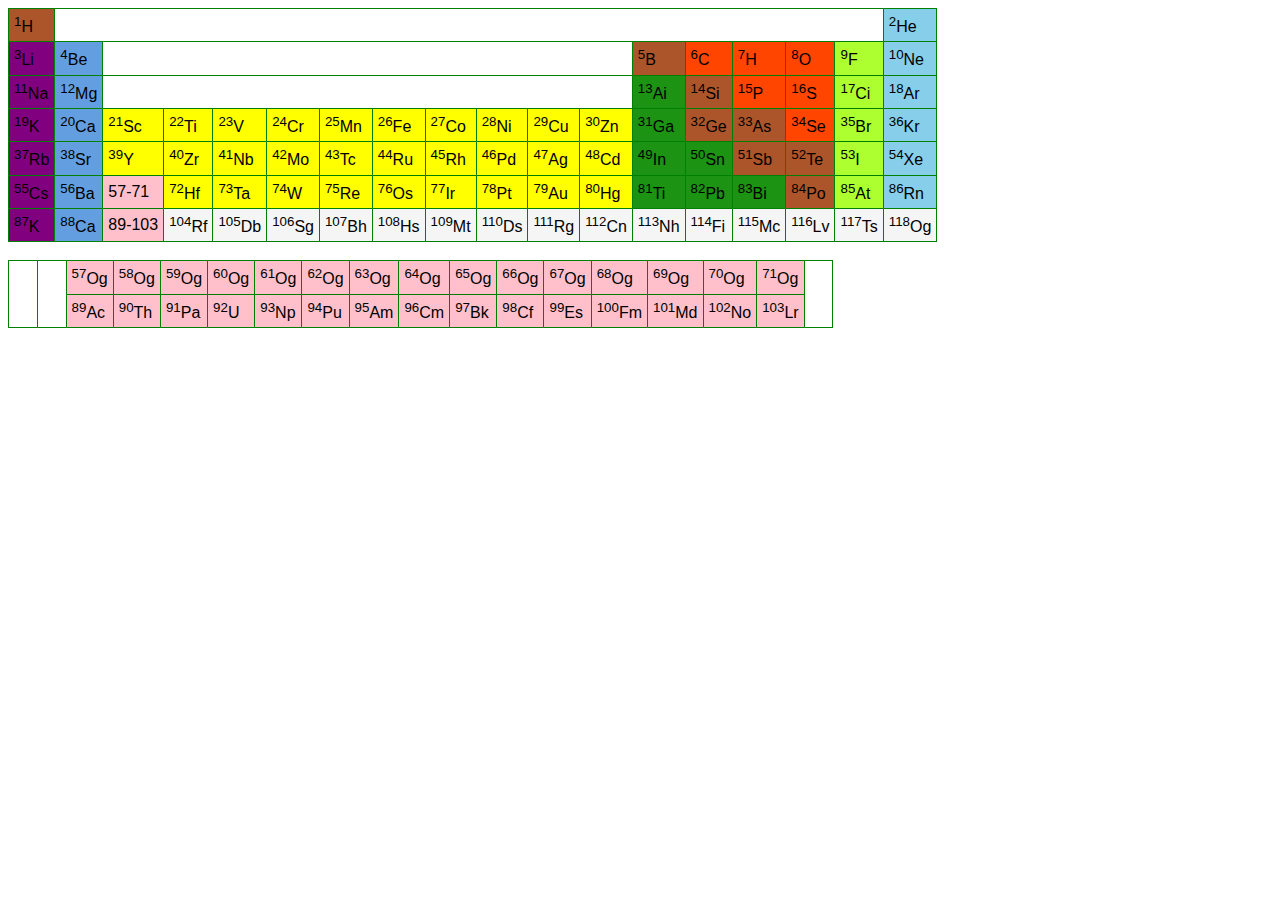
<file: HTML-CSS Assignment/ch_10/index.html>
<!DOCTYPE html>
<html lang="en">
<head>
    <meta charset="UTF-8">
    <meta name="viewport" content="width=device-width, initial-scale=1.0">
    <link rel="stylesheet" href="main.css">
    <title>Css Assignment</title>
</head>
<body>
    
    <table>
        <tr>
            <td class="brown"><sup>1</sup>H</td>
            <td colspan="16"></td>
            <td class="blue"><sup>2</sup>He</td>
        </tr>
        <tr>
            <td class="purple"><sup>3</sup>Li</td>
            <td class="lightblue"><sup>4</sup>Be</td>
            <td colspan="10"></td>
            <td class="brown"><sup>5</sup>B</td>
            <td class="orange"><sup>6</sup>C</td>
            <td class="orange"><sup>7</sup>H</td>
            <td class="orange"><sup>8</sup>O</td>
            <td class="green"><sup>9</sup>F</td>
            <td class="blue"><sup>10</sup>Ne</td>


        </tr>

        <tr>
            <td class="purple"><sup>11</sup>Na</td>
            <td  class="lightblue"><sup>12</sup>Mg</td>
            <td colspan="10"></td>
            <td class="green1"><sup>13</sup>Ai</td>
            <td class="brown"><sup>14</sup>Si</td>
            <td class="orange"><sup>15</sup>P</td>
            <td class="orange"><sup>16</sup>S</td>
            <td class="green"><sup>17</sup>Ci</td>
            <td class="blue"><sup>18</sup>Ar</td>
        </tr>

        <tr>
            <td class="purple"><sup>19</sup>K</td>
            <td class="lightblue"><sup>20</sup>Ca</td>
            <td class="yellow"><sup>21</sup>Sc</td>
            <td class="yellow"><sup>22</sup>Ti</td>
            <td class="yellow"><sup>23</sup>V</td>
            <td class="yellow"><sup>24</sup>Cr</td>
            <td class="yellow"><sup>25</sup>Mn</td>
            <td class="yellow"><sup>26</sup>Fe</td>
            <td class="yellow"><sup>27</sup>Co</td>
            <td class="yellow"><sup>28</sup>Ni</td>
            <td class="yellow"><sup>29</sup>Cu</td>
            <td class="yellow"><sup>30</sup>Zn</td>
            <td class="green1"><sup>31</sup>Ga</td>
            <td class="brown"><sup>32</sup>Ge</td>
            <td class="brown"><sup>33</sup>As</td>
            <td class="orange"><sup>34</sup>Se</td>
            <td class="green"><sup>35</sup>Br</td>
            <td class="blue"><sup>36</sup>Kr</td>
        </tr>
        
        <tr>
            <td class="purple"><sup>37</sup>Rb</td>
            <td class="lightblue"><sup>38</sup>Sr</td>
            <td class="yellow"><sup>39</sup>Y</td>
            <td class="yellow"><sup>40</sup>Zr</td>
            <td class="yellow"><sup>41</sup>Nb</td>
            <td class="yellow"><sup>42</sup>Mo</td>
            <td class="yellow"><sup>43</sup>Tc</td>
            <td class="yellow"><sup>44</sup>Ru</td>
            <td class="yellow"><sup>45</sup>Rh</td>
            <td class="yellow"><sup>46</sup>Pd</td>
            <td class="yellow"><sup>47</sup>Ag</td>
            <td class="yellow"><sup>48</sup>Cd</td>
            <td class="green1"><sup>49</sup>In</td>
            <td class="green1"><sup>50</sup>Sn</td>
            <td class="brown"><sup>51</sup>Sb</td>
            <td class="brown"><sup>52</sup>Te</td>
            <td class="green"><sup>53</sup>I</td>
            <td class="blue"><sup>54</sup>Xe</td>
        </tr>

        <tr>
            <td class="purple"><sup>55</sup>Cs</td>
            <td class="lightblue"><sup>56</sup>Ba</td>
            <td class="pink">57-71</td>
            <td class="yellow"><sup>72</sup>Hf</td>
            <td class="yellow"><sup>73</sup>Ta</td>
            <td class="yellow"><sup>74</sup>W</td>
            <td class="yellow"><sup>75</sup>Re</td>
            <td class="yellow"><sup>76</sup>Os</td>
            <td class="yellow"><sup>77</sup>Ir</td>
            <td class="yellow"><sup>78</sup>Pt</td>
            <td class="yellow"><sup>79</sup>Au</td>
            <td class="yellow"><sup>80</sup>Hg</td>
            <td class="green1"><sup>81</sup>Ti</td>
            <td class="green1"><sup>82</sup>Pb</td>
            <td class="green1"><sup>83</sup>Bi</td>
            <td class="brown"><sup>84</sup>Po</td>
            <td class="green"><sup>85</sup>At</td>
            <td class="blue"><sup>86</sup>Rn</td>
        </tr>

        <tr>
            <td class="purple"><sup>87</sup>K</td>
            <td class="lightblue"><sup>88</sup>Ca</td>
            <td class="pink">89-103</td>
            <td class="gray"><sup>104</sup>Rf</td>
            <td class="gray"><sup>105</sup>Db</td>
            <td class="gray"><sup>106</sup>Sg</td>
            <td class="gray"><sup>107</sup>Bh</td>
            <td class="gray"><sup>108</sup>Hs</td>
            <td class="gray"><sup>109</sup>Mt</td>
            <td class="gray"><sup>110</sup>Ds</td>
            <td class="gray"><sup>111</sup>Rg</td>
            <td class="gray"><sup>112</sup>Cn</td>
            <td class="gray"><sup>113</sup>Nh</td>
            <td class="gray"><sup>114</sup>Fi</td>
            <td class="gray"><sup>115</sup>Mc</td>
            <td class="gray"><sup>116</sup>Lv</td>
            <td class="gray"><sup>117</sup>Ts</td>
            <td class="gray"><sup>118</sup>Og</td>
        </tr>
        
    </table>
<br>
    <table>
        <tr>
            <td scope="row" rowspan="2">&nbsp;&nbsp;&nbsp;&nbsp;</td>
            <td scope="row" rowspan="2">&nbsp;&nbsp;&nbsp;&nbsp;</td>
        <td class="pink"><sup>57</sup>Og</td>
        <td class="pink"><sup>58</sup>Og</td>
        <td class="pink"><sup>59</sup>Og</td>
        <td class="pink"><sup>60</sup>Og</td>
        <td class="pink"><sup>61</sup>Og</td>
        <td class="pink"><sup>62</sup>Og</td>
        <td class="pink"><sup>63</sup>Og</td>
        <td class="pink"><sup>64</sup>Og</td>
        <td class="pink"><sup>65</sup>Og</td>
        <td class="pink"><sup>66</sup>Og</td>
        <td class="pink"><sup>67</sup>Og</td>
        <td class="pink"><sup>68</sup>Og</td>
        <td class="pink"><sup>69</sup>Og</td>
        <td class="pink"><sup>70</sup>Og</td>
        <td class="pink"><sup>71</sup>Og</td>
        <td scope="row" rowspan="2">&nbsp;&nbsp;&nbsp;&nbsp;</td>
        
    </tr>
    <tr>
      
    <td class="pink"><sup>89</sup>Ac</td>
    <td class="pink"><sup>90</sup>Th</td>
    <td class="pink"><sup>91</sup>Pa</td>
    <td class="pink"><sup>92</sup>U</td>
    <td class="pink"><sup>93</sup>Np</td>
    <td class="pink"><sup>94</sup>Pu</td>
    <td class="pink"><sup>95</sup>Am</td>
    <td class="pink"><sup>96</sup>Cm</td>
    <td class="pink"><sup>97</sup>Bk</td>
    <td class="pink"><sup>98</sup>Cf</td>
    <td class="pink"><sup>99</sup>Es</td>
    <td class="pink"><sup>100</sup>Fm</td>
    <td class="pink"><sup>101</sup>Md</td>
    <td class="pink"><sup>102</sup>No</td>
    <td class="pink"><sup>103</sup>Lr</td> 
    
</tr>

    </table>

</body>
</html>
</file>
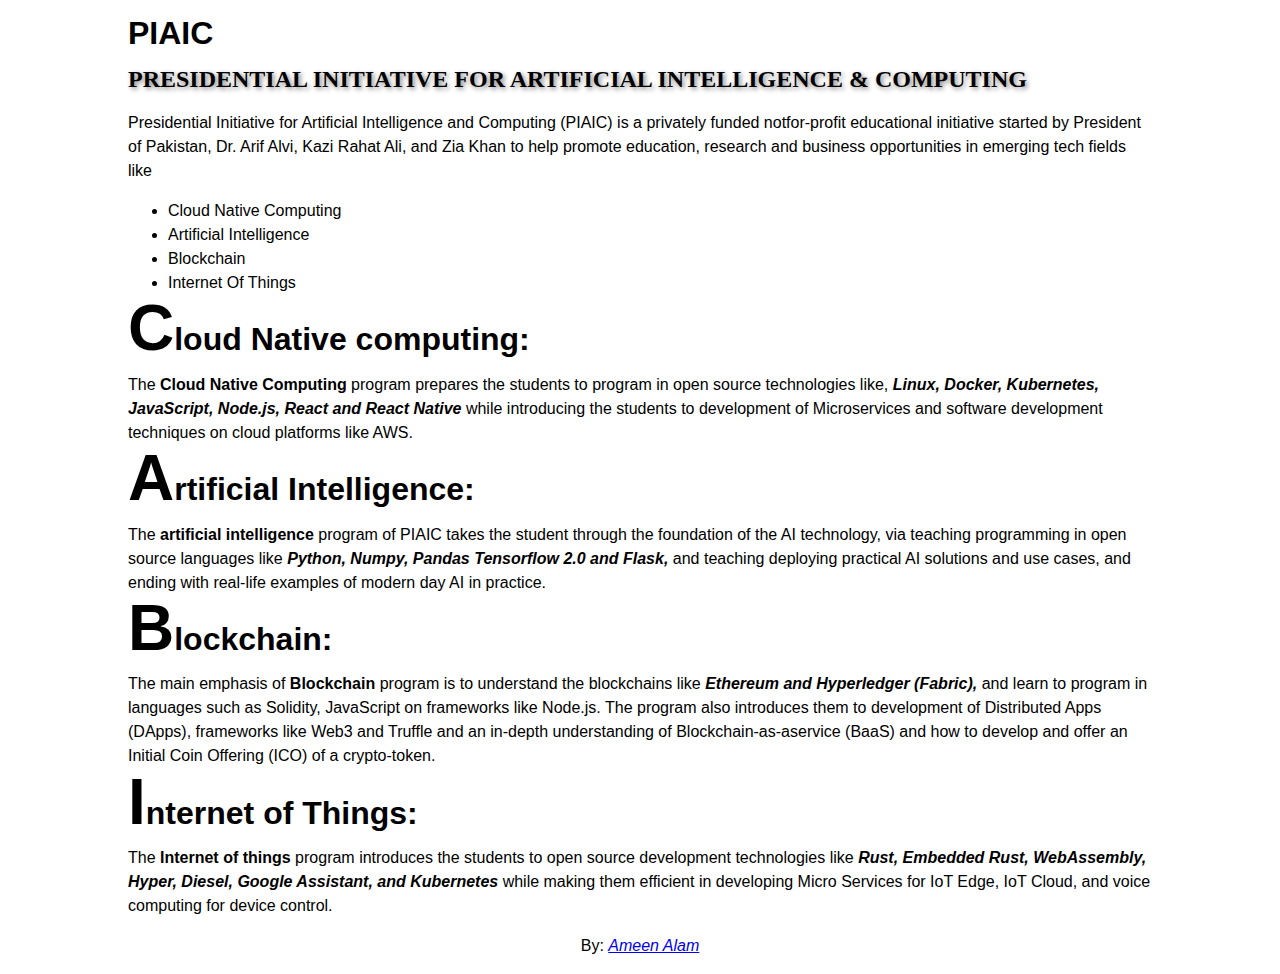
<file: HTML-CSS Assignment/ch_11_12/index.html>
<!DOCTYPE html>
<html lang="en">
<head>
    <meta charset="UTF-8">
    <meta name="viewport" content="width=device-width, initial-scale=1.0">
    <link rel="stylesheet" href="main.css">
    <title>Document</title>
</head>
<body>
    <h1>PIAIC</h1>
    <h2 id="sub-heading">Presidential Initiative for Artificial Intelligence & Computing</h2>
    <p>Presidential Initiative for Artificial Intelligence and Computing (PIAIC) is a privately funded notfor-profit educational initiative started by President of Pakistan, Dr. Arif Alvi, Kazi Rahat Ali, and
        Zia Khan to help promote education, research and business opportunities in emerging tech
        fields like</p>
        <ul>
           <a href="#CNC"><li>Cloud Native Computing</li></a>
           <a href="#AI"><li>Artificial Intelligence</li></a>
           <a href="#BC"><li>Blockchain</li></a>
           <a href="#IOT"><li>Internet Of Things</li></a>
        </ul>
        <div id="details">
            <h1>Cloud Native computing:</h1>
            <p id="CNC">The <strong>Cloud Native Computing</strong> program prepares the students to program in open source
                technologies like, <strong><em>Linux, Docker, Kubernetes, JavaScript, Node.js, React and React Native</em></strong>
                while introducing the students to development of Microservices and software development
                techniques on cloud platforms like AWS.
                </p>
                <h1 id="AI">Artificial Intelligence:</h1>
                <p>The <strong>artificial intelligence</strong> program of PIAIC takes the student through the foundation of the AI technology, via teaching programming in open source languages like <strong><em>Python, Numpy, Pandas Tensorflow 2.0 and Flask,</em></strong> and teaching deploying practical AI solutions and use cases, and ending with real-life examples of modern day AI in practice.</p>
                <h1 id="BC">Blockchain:</h1>
                <p>The main emphasis of <strong>Blockchain</strong> program is to understand the blockchains like <strong><em>Ethereum
                    and Hyperledger (Fabric),</em></strong> and learn to program in languages such as Solidity, JavaScript on
                    frameworks like Node.js. The program also introduces them to development of Distributed Apps (DApps), frameworks like Web3 and Truffle and an in-depth understanding of Blockchain-as-aservice (BaaS) and how to develop and offer an Initial Coin Offering (ICO) of a crypto-token.</p>
                <h1 id="IOT">Internet of Things:</h1>
                <p>The <strong>Internet of things</strong> program introduces the students to open source development
                    technologies like <strong><em>Rust, Embedded Rust, WebAssembly, Hyper, Diesel, Google Assistant,
                        and Kubernetes</em></strong> while making them efficient in developing Micro Services for IoT Edge, IoT
                    Cloud, and voice computing for device control.
                    </p>
                    <p class="address">By: <a href="https://github.com/Ameen-Alam"><em>Ameen Alam</em></a></p>
        </div>

</body>
</html>
</file>
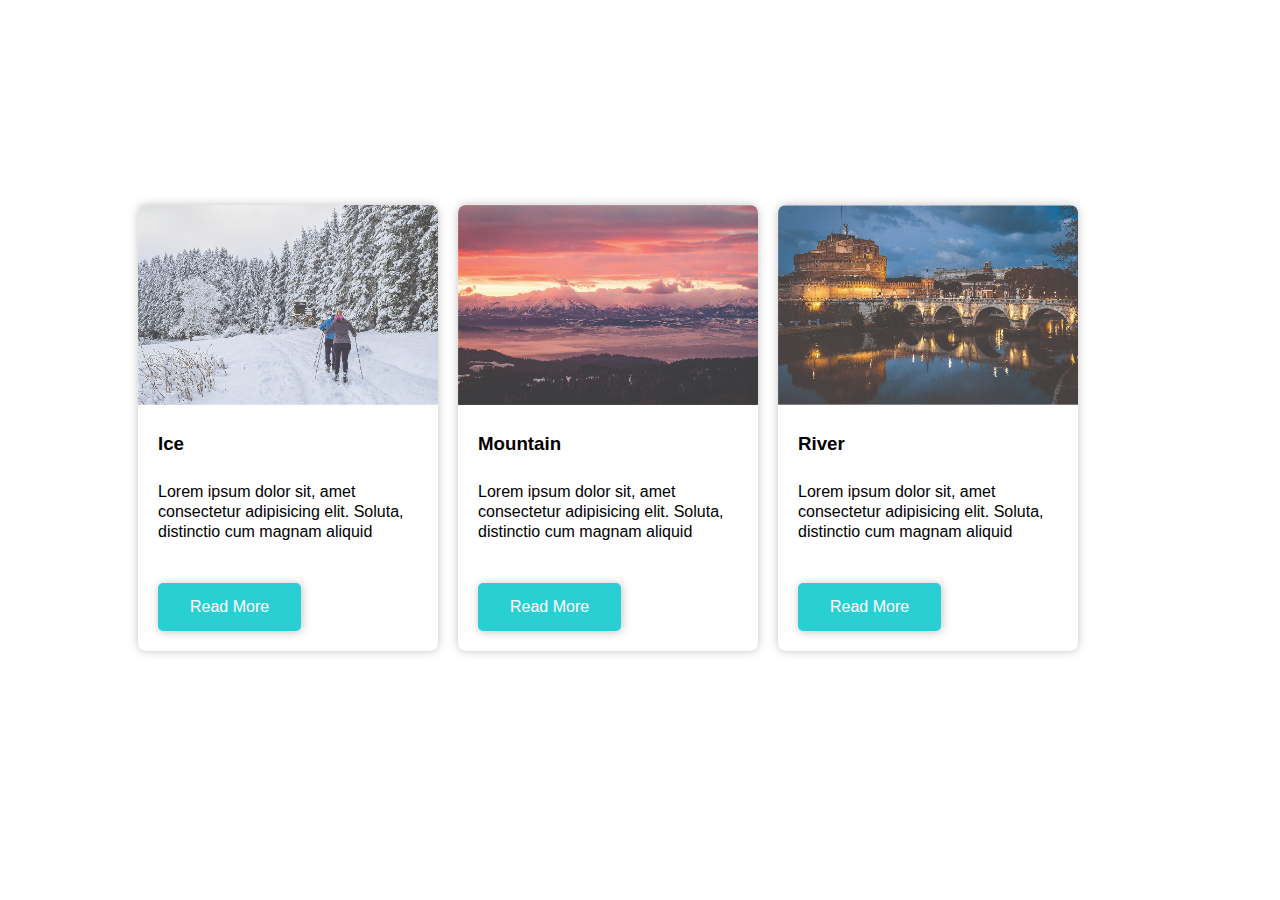
<file: HTML-CSS Assignment/ch_13/index.html>
<!DOCTYPE html>
<html lang="en">
<head>
    <meta charset="UTF-8">
    <meta name="viewport" content="width=device-width, initial-scale=1.0">
    <link rel="stylesheet" href="main.css">
    <title>Document</title>
</head>
<body>
    <div class="main">
        <div class="inner">
            <img src="images/1.jpg" alt="Ice" height="200px">
            <h3>Ice</h3>
            <p>Lorem ipsum dolor sit, amet consectetur adipisicing elit. Soluta, distinctio cum magnam aliquid </p>
            <button  class="button">Read More</button>
        </div>
        <div class="inner">
            <img src="images/2.jpg" alt="Mountain" height="200px">
            <h3>Mountain</h3>
            <p>Lorem ipsum dolor sit, amet consectetur adipisicing elit. Soluta, distinctio cum magnam aliquid </p>
            <button  class="button">Read More</button>
        </div>
        <div class="inner">
            <img src="images/3.jpg" alt="River" height="200px">
            <h3>River</h3>
            <p>Lorem ipsum dolor sit, amet consectetur adipisicing elit. Soluta, distinctio cum magnam aliquid </p>
            <button class="button">Read More</button>
        </div>
    </div>
</body>
</html>
</file>
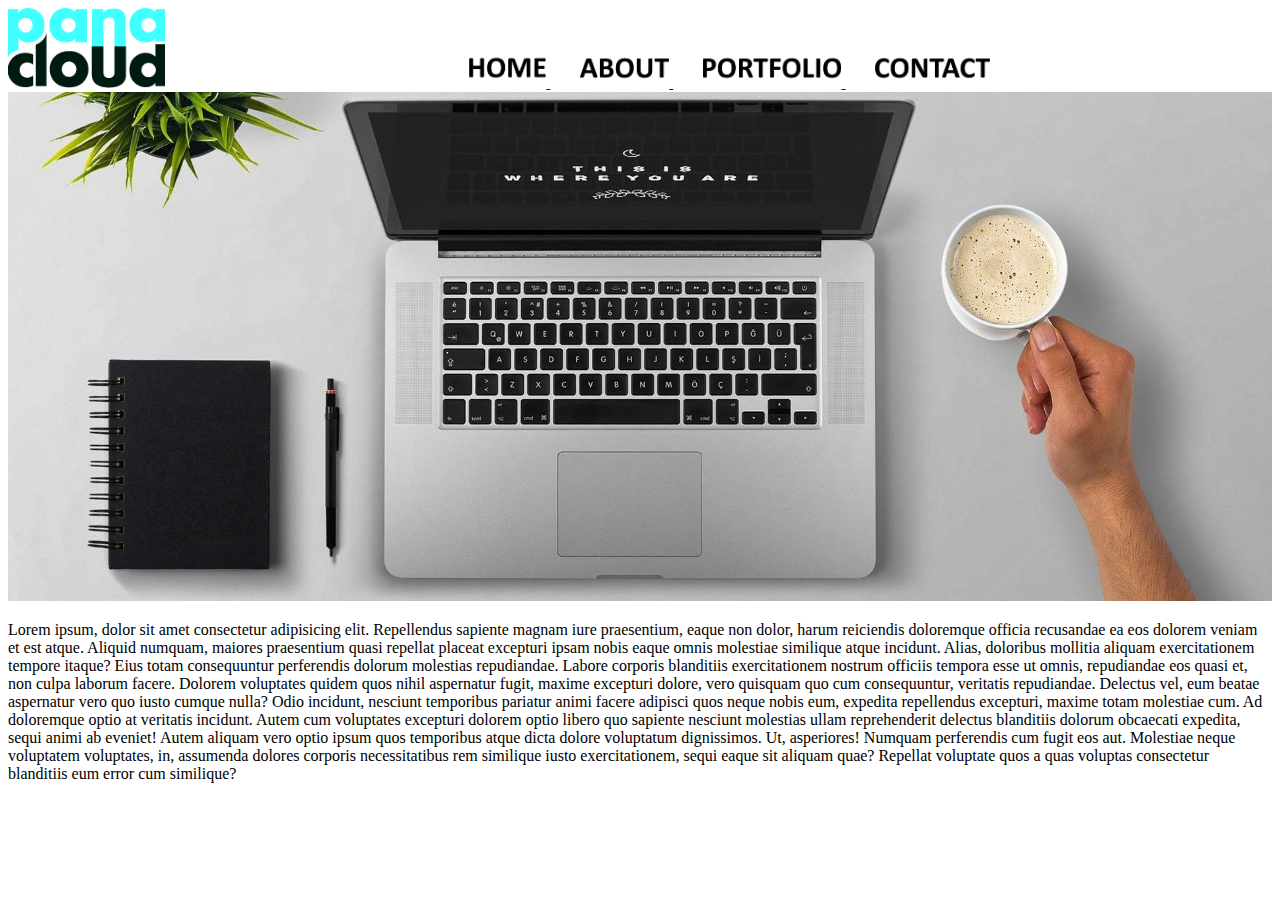
<file: HTML-CSS Assignment/ch_8_Final_Assignment_of_HTML/Index.html>
<!DOCTYPE html>
<html lang="en">
<head>
    <meta charset="UTF-8">
    <meta name="viewport" content="width=device-width, initial-scale=1.0">
    <title>Chapter 8 Final Assignment</title>
</head>
<body>
    <nav>
        <span >
            <img src="../images/Logo.png" alt="Pana cloud logo" height="80px">
        </span>
       <span style="margin-left:300px;">
        <a href="Index.html">
            <img src="../images/HOME.png" alt="Home" height="40px">
        </a>
        <a href="About.html">
            
            <img src="../images/ABOUT.png" alt="" height="40px" style="margin-left:30px;">
        </a>
        <a href="Portfolio.html">
            <img src="../images/PORTFOLIO.png" alt="../images/HOME.png" height="40px" style="margin-left:30px;">
        </a>
        <a href="Contact.html">
            <img src="../images/CONTACT.png" alt="../images/HOME.png" height="40px" style="margin-left:30px;">
        </a>
       </span>
    </nav>
    <section>
        <img src="../images/tech.jpg" alt="" width="100%">
        <p>Lorem ipsum, dolor sit amet consectetur adipisicing elit. Repellendus sapiente magnam iure praesentium, eaque non dolor, harum reiciendis doloremque officia recusandae ea eos dolorem veniam et est atque. Aliquid numquam, maiores praesentium quasi repellat placeat excepturi ipsam nobis eaque omnis molestiae similique atque incidunt. Alias, doloribus mollitia aliquam exercitationem tempore itaque? Eius totam consequuntur perferendis dolorum molestias repudiandae. Labore corporis blanditiis exercitationem nostrum officiis tempora esse ut omnis, repudiandae eos quasi et, non culpa laborum facere. Dolorem voluptates quidem quos nihil aspernatur fugit, maxime excepturi dolore, vero quisquam quo cum consequuntur, veritatis repudiandae. Delectus vel, eum beatae aspernatur vero quo iusto cumque nulla? Odio incidunt, nesciunt temporibus pariatur animi facere adipisci quos neque nobis eum, expedita repellendus excepturi, maxime totam molestiae cum. Ad doloremque optio at veritatis incidunt. Autem cum voluptates excepturi dolorem optio libero quo sapiente nesciunt molestias ullam reprehenderit delectus blanditiis dolorum obcaecati expedita, sequi animi ab eveniet! Autem aliquam vero optio ipsum quos temporibus atque dicta dolore voluptatum dignissimos. Ut, asperiores! Numquam perferendis cum fugit eos aut. Molestiae neque voluptatem voluptates, in, assumenda dolores corporis necessitatibus rem similique iusto exercitationem, sequi eaque sit aliquam quae? Repellat voluptate quos a quas voluptas consectetur blanditiis eum error cum similique?</p>
    </section>
</body>
</html>
</file>
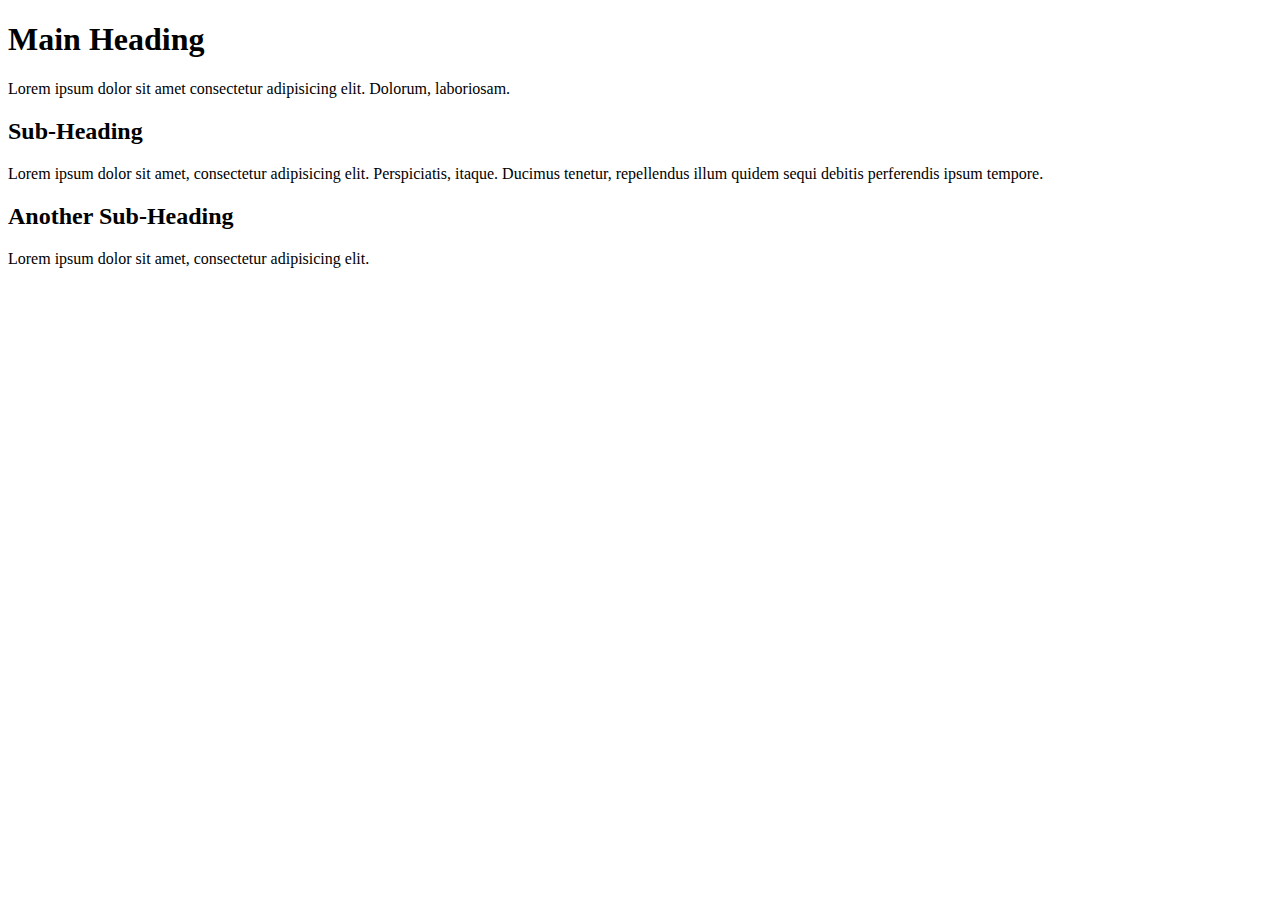
<file: HTML-CSS Assignment/ch_1/1-Chapter1.html>
<!DOCTYPE html>
<html>
<head>
    <title>Chapter 1</title>
</head>
<body>
    <h1>Main Heading</h1>
    <p>Lorem ipsum dolor sit amet consectetur adipisicing elit. Dolorum, laboriosam.</p>
    <h2>Sub-Heading</h2>
    <p>Lorem ipsum dolor sit amet, consectetur adipisicing elit. Perspiciatis, itaque. Ducimus tenetur, repellendus illum quidem sequi debitis perferendis ipsum tempore.</p>
    <h2>Another Sub-Heading</h2>
    <p>Lorem ipsum dolor sit amet, consectetur adipisicing elit.</p>
    
</body>
</html>
</file>
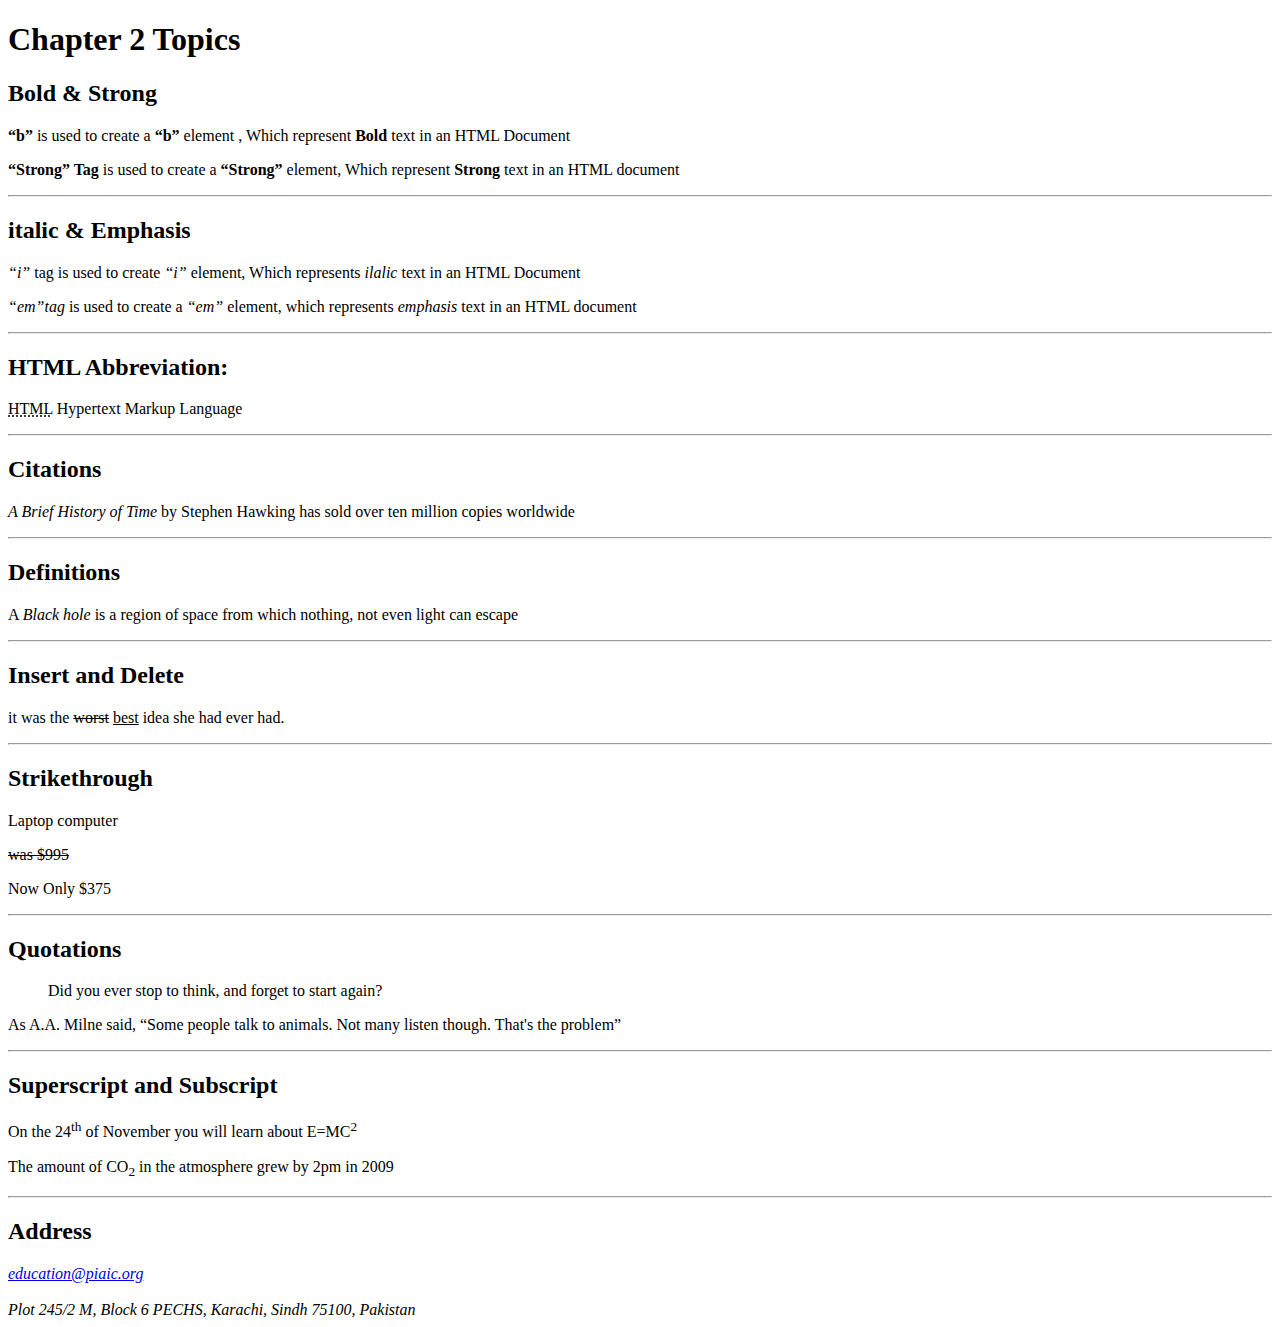
<file: HTML-CSS Assignment/ch_2/2-Chapter2.html>
<!DOCTYPE html>
<html>
<head>
    <title>Chapter 2</title>
</head>
<body>
  <h1>Chapter 2 Topics</h1>
  <h2>Bold & Strong</h2>
  <p><b><q>b</q></b> is used to create a <b><q>b</q></b> element , Which represent <b>Bold</b> text in an HTML Document</p>
  <p><strong><q>Strong</q> Tag</strong> is used to create a <strong><q>Strong</q></strong> element, Which represent <strong>Strong</strong> text in an HTML document</p>

<hr>

<h2>italic & Emphasis</h2>
<p><i><q>i</q></i> tag is used to create <i><q>i</q></i> element, Which represents <i>ilalic</i> text in an HTML Document</p>
<p><em><q>em</q>tag</em> is used to create a <em><q>em</q></em> element, which represents <em>emphasis</em> text in an HTML document</p>
<hr>
<h2>HTML Abbreviation:</h2>
<p><abbr title="Hypertext Markup Language">HTML</abbr> Hypertext Markup Language</p>
<hr>
<h2>Citations</h2>
<p><cite>A Brief History of Time</cite> by Stephen Hawking has sold over ten million copies worldwide</p>
<hr>
<h2>Definitions</h2>
<p>A <dfn>Black hole</dfn> is a region of space from which nothing, not even light can escape</p>
<hr>
<h2>Insert and Delete</h2>
<p>it was the <del>worst</del> <ins>best</ins> idea she had ever had.</p>
<hr>
<h2>Strikethrough</h2>
<p>Laptop computer</p>
<p><del>was $995</del></p>
<p>Now Only $375</p>
<hr>
<h2>Quotations</h2>
<p><blockquote>Did you ever stop to think, and forget to start again?</blockquote></p>
<p>As A.A. Milne said, <q>Some people talk to animals. Not many listen though. That's the problem</q></p>
<hr>
<h2>Superscript and Subscript</h2>
<p>On the 24<sup>th</sup> of November you will learn about E=MC<sup>2</sup></p>
<p>The amount of CO<sub>2</sub> in the atmosphere grew by 2pm in 2009</p>
<hr>
<h2>Address</h2>
<address>
<a href="mailto:education@piaic.org">education@piaic.org</a><br><br>
Plot 245/2 M, Block 6 PECHS, Karachi, Sindh 75100, Pakistan
</address>



</body>
</html>
</file>
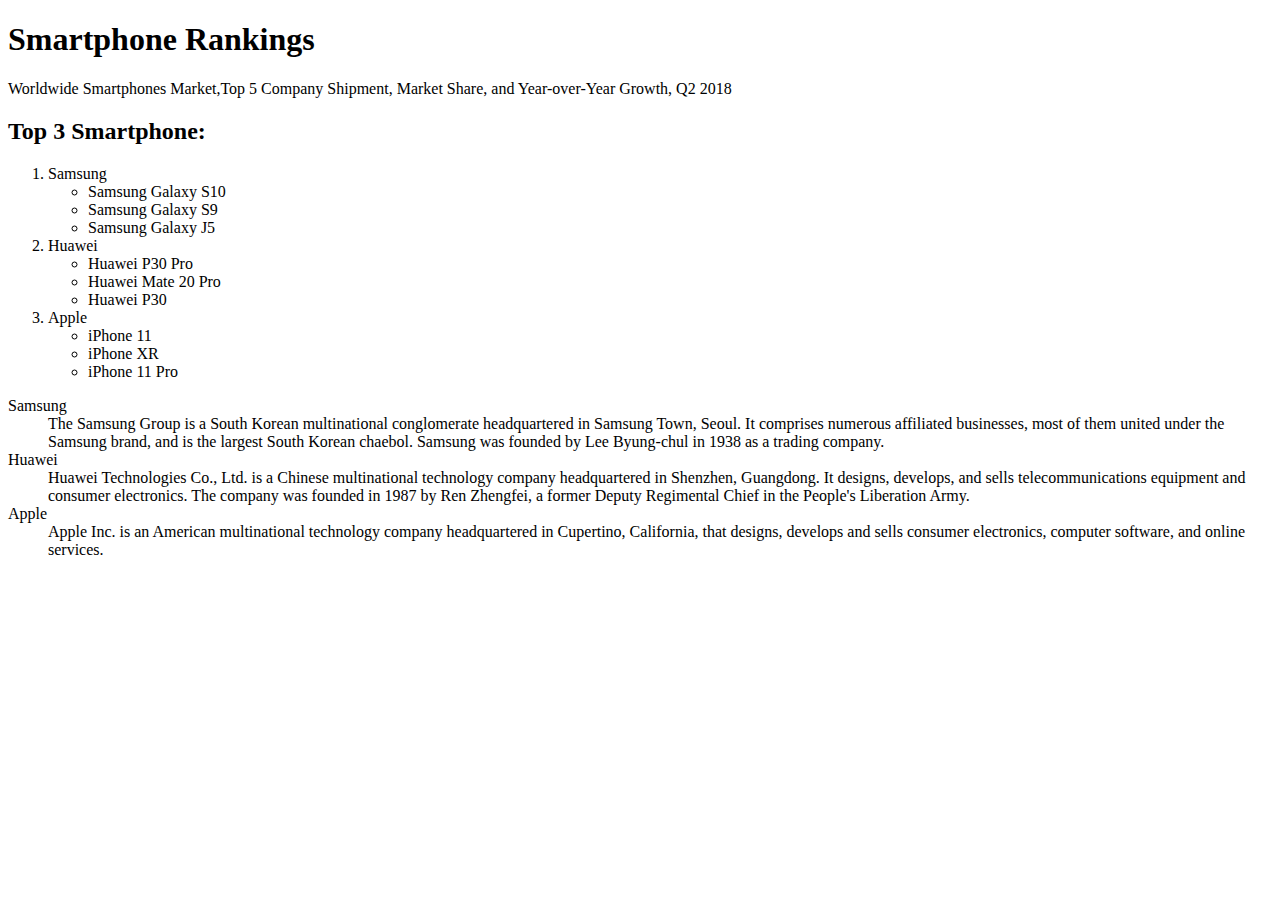
<file: HTML-CSS Assignment/ch_3/3-Chapter3.html>
<!DOCTYPE html>
<html lang="en"></html>
<head>
    
    <title>Chapter 3</title>
</head>
<body>
    <h1>Smartphone Rankings</h1>
    <p>Worldwide Smartphones Market,Top 5 Company Shipment, Market Share, and Year-over-Year Growth, Q2 2018</p>
    <h2>Top 3 Smartphone:</h2>
    <ol>
        <li>Samsung
            <ul>
                <li>Samsung Galaxy S10</li>
                <li>Samsung Galaxy S9</li>
                <li>Samsung Galaxy J5</li>
            </ul>
        </li>
        <li>Huawei
            <ul>
                <li>Huawei P30 Pro</li>
                <li>Huawei Mate 20 Pro</li>
                <li>Huawei P30</li>
            </ul>
        </li>
        </li> 
        <li>Apple
            <ul>
                <li>iPhone 11</li>
                <li>iPhone XR</li>
                <li>iPhone 11 Pro</li>
            </ul>
        </li>
        </li>

    </ol>

    <dl>
        <dt>Samsung</dt>
        <dd>The Samsung Group is a South Korean multinational conglomerate headquartered in Samsung Town, Seoul. It comprises numerous affiliated businesses, most of them united under the Samsung brand, and is the largest South Korean chaebol. Samsung was founded by Lee Byung-chul in 1938 as a trading company.</dd>
        <dt>Huawei</dt>
        <dd>Huawei Technologies Co., Ltd. is a Chinese multinational technology company headquartered in Shenzhen, Guangdong. It designs, develops, and sells telecommunications equipment and consumer electronics. The company was founded in 1987 by Ren Zhengfei, a former Deputy Regimental Chief in the People's Liberation Army.</dd>
        <dt>Apple</dt>
        <dd>Apple Inc. is an American multinational technology company headquartered in Cupertino, California, that designs, develops and sells consumer electronics, computer software, and online services.</dd>
    </dl>
</body>
</html>
</file>
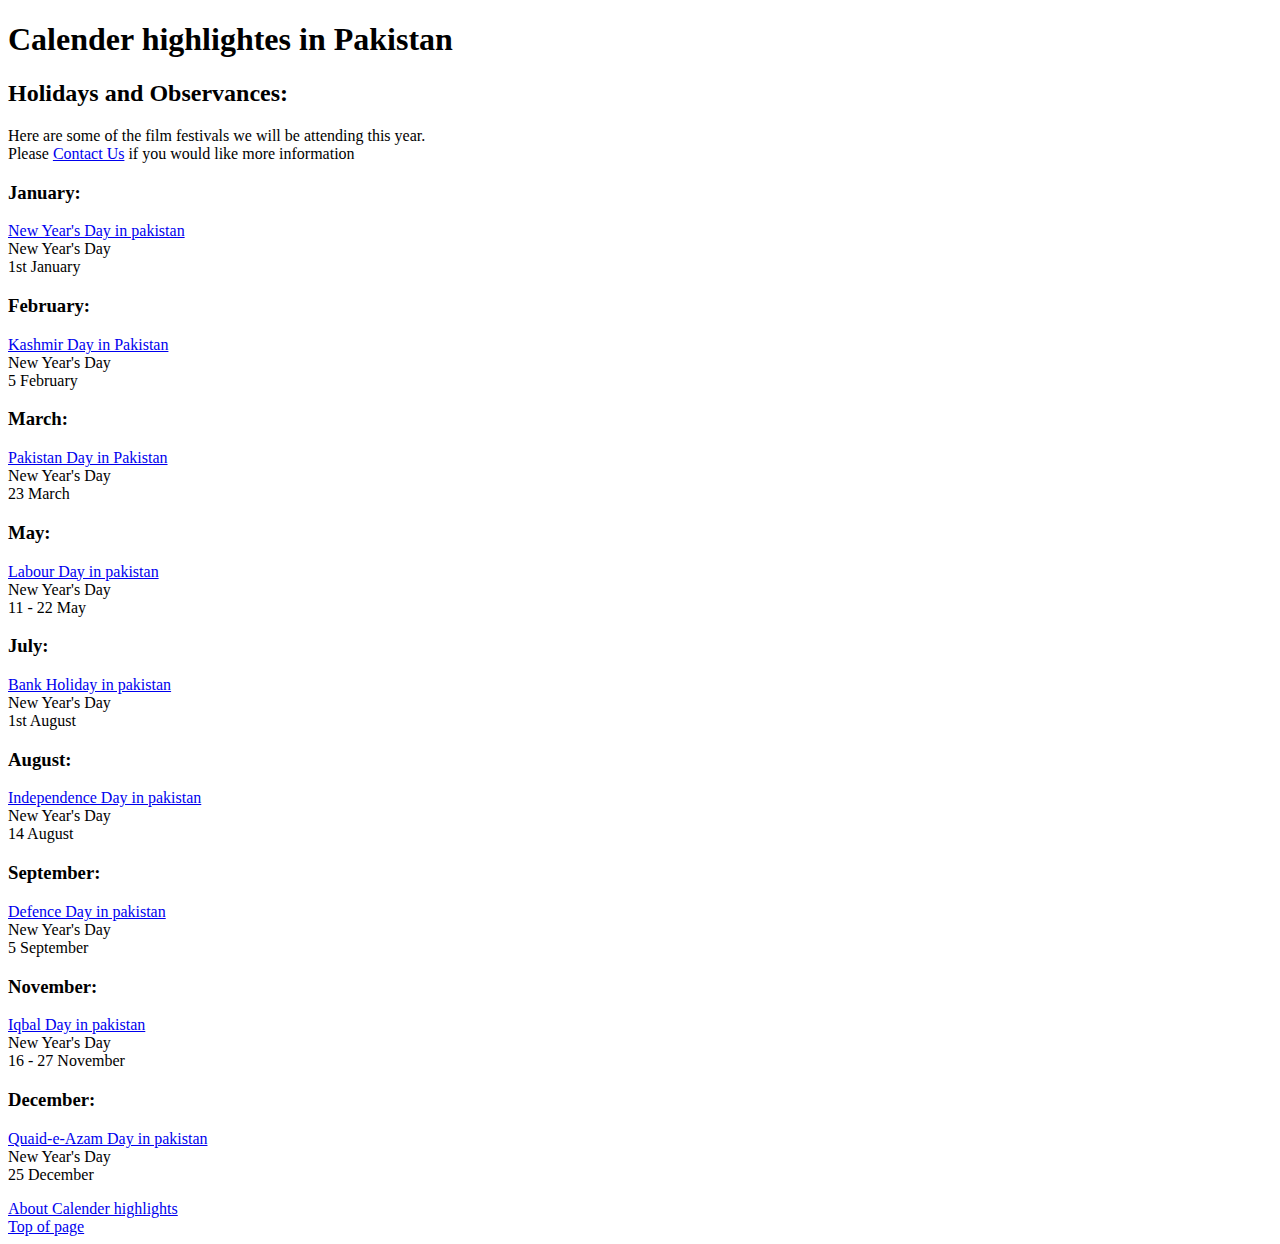
<file: HTML-CSS Assignment/ch_4/4-A-Chapter4(A).html>
<!DOCTYPE html>
<html lang="en"></html>
<head>
    
    <title>Chapter 4(A)</title>
</head>
<body>
<h1 id="top">Calender highlightes in Pakistan</h1>
<h2>Holidays and Observances:</h2>
<p>Here are some of the film festivals we will be attending this year. <br>Please <a href="mailto:educatio@piaic.org">Contact Us</a> if you would like more information</p>

<h3>January:</h3>
<p><a href="https://www.timeanddate.com/holidays/pakistan/new-year-day" target="_blank">New Year's Day in pakistan</a><br>
New Year's Day<br>1st January</p>

<h3>February:</h3>
<p><a href="https://www.timeanddate.com/holidays/pakistan/kashmir-day" target="_blank">Kashmir Day in Pakistan</a><br>
New Year's Day<br>5 February</p>

<h3>March:</h3>
<p><a href="https://www.timeanddate.com/holidays/pakistan/pakistan-day" target="_blank">Pakistan Day in Pakistan</a><br>
New Year's Day<br>23 March</p>

<h3>May:</h3>
<p><a href="https://www.timeanddate.com/holidays/pakistan/labour-day" target="_blank">Labour Day in pakistan</a><br>
New Year's Day<br>11 - 22 May</p>

<h3>July:</h3>
<p><a href="https://www.timeanddate.com/holidays/pakistan/july-1-bank-holiday" target="_blank">Bank Holiday in pakistan</a><br>
New Year's Day<br>1st August</p>

<h3>August:</h3>
<p><a href="https://www.timeanddate.com/holidays/pakistan/independence-day" target="_blank">Independence Day in pakistan</a><br>
New Year's Day<br>14 August</p>

<h3>September:</h3>
<p><a href="https://www.timeanddate.com/holidays/pakistan/defence-day" target="_blank">Defence Day in pakistan</a><br>
New Year's Day<br>5 September</p>

<h3>November:</h3>
<p><a href="https://www.timeanddate.com/holidays/pakistan/iqbal-day" target="_blank">Iqbal Day in pakistan</a><br>
New Year's Day<br>16 - 27 November</p>

<h3>December:</h3>
<p><a href="https://www.timeanddate.com/holidays/pakistan/quaid-e-azam-day" target="_blank">Quaid-e-Azam Day in pakistan</a><br>
New Year's Day<br>25 December</p>

<a href="4-B-Chapter4(B).html" target="_blank">About Calender highlights</a>
<br>
<a href="#top">Top of page</a>
</body>
</html>
</file>
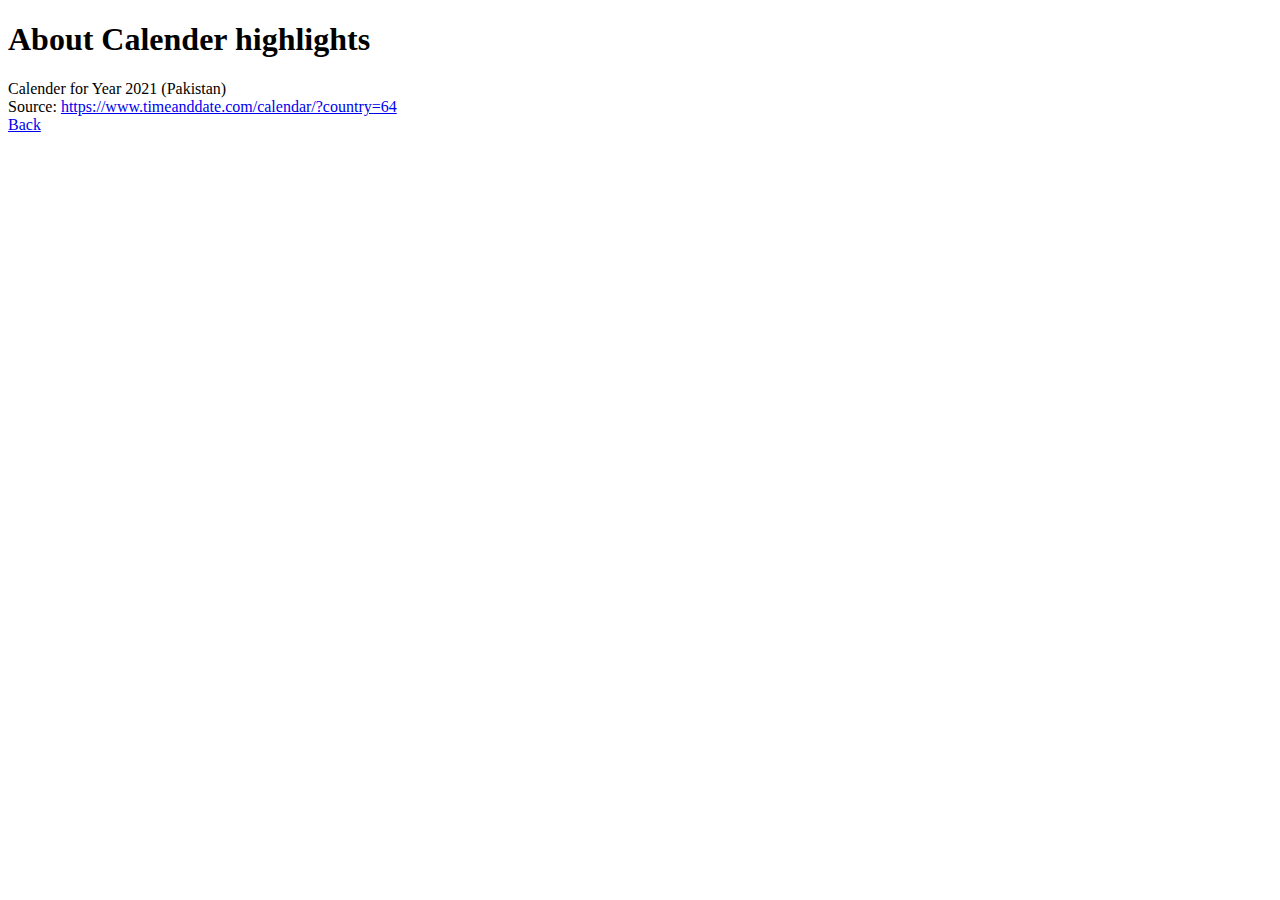
<file: HTML-CSS Assignment/ch_4/4-B-Chapter4(B).html>
<!DOCTYPE html>
<html lang="en"></html>
<head>
    
    <title>Chapter 4(B)</title>
</head>
<body>
<h1>About Calender highlights</h1>
<p>Calender for Year 2021 (Pakistan)<br>Source: <a href="https://www.timeanddate.com/calendar/?country=64">https://www.timeanddate.com/calendar/?country=64</a>
    <br>
    <a href="4-A-Chapter4(A).html">Back</a></p>

</body>
</html>
</file>
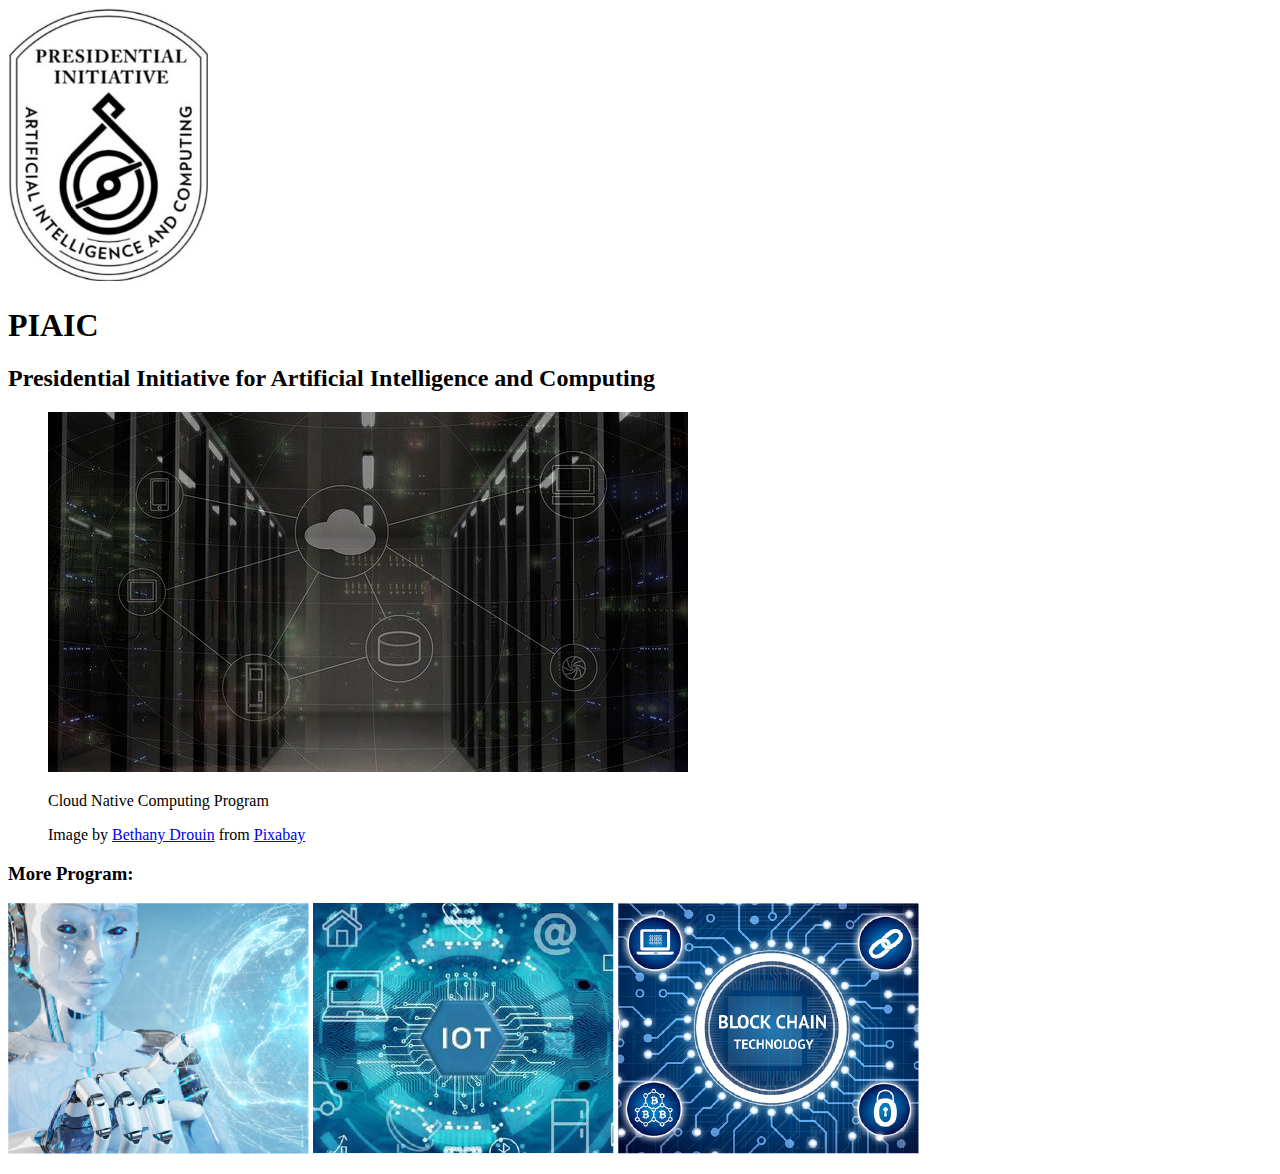
<file: HTML-CSS Assignment/ch_5/5-Chapter5.html>
<!DOCTYPE html>
<html lang="en">
<head>
    <meta charset="UTF-8">
    <meta name="viewport" content="width=device-width, initial-scale=1.0">
    <title>Document</title>
</head>
<body>
    <img src="../images/piaic-logo.jpg" alt="Piaic-logo" width="200px" title="Logo of PIAIC">
    <h1>PIAIC</h1>
    <h2>Presidential Initiative for Artificial Intelligence and Computing</h2>
    <figure>
        <img src="../images/Computer.jpg" alt="Cloud-Computeing">
        <figcaption>
            <p>Cloud Native Computing Program</p>
            Image by <a href="https://pixabay.com/users/bsdrouin-5016447/?utm_source=link-attribution&amp;utm_medium=referral&amp;utm_campaign=image&amp;utm_content=2402637">Bethany Drouin</a> from <a href="https://pixabay.com/?utm_source=link-attribution&amp;utm_medium=referral&amp;utm_campaign=image&amp;utm_content=2402637">Pixabay</a>
        </figcaption>
    </figure>
    <h3>More Program:</h3>
    <p>
        <img src="../images/AI.png" alt="Artificial Intelligence">
        <img src="../images/IOT.png" alt="Internet of Thinhs">
        <img src="../images/Block Chain.png" alt="Block-Chain">
    </p>
</body>
</html>
</file>
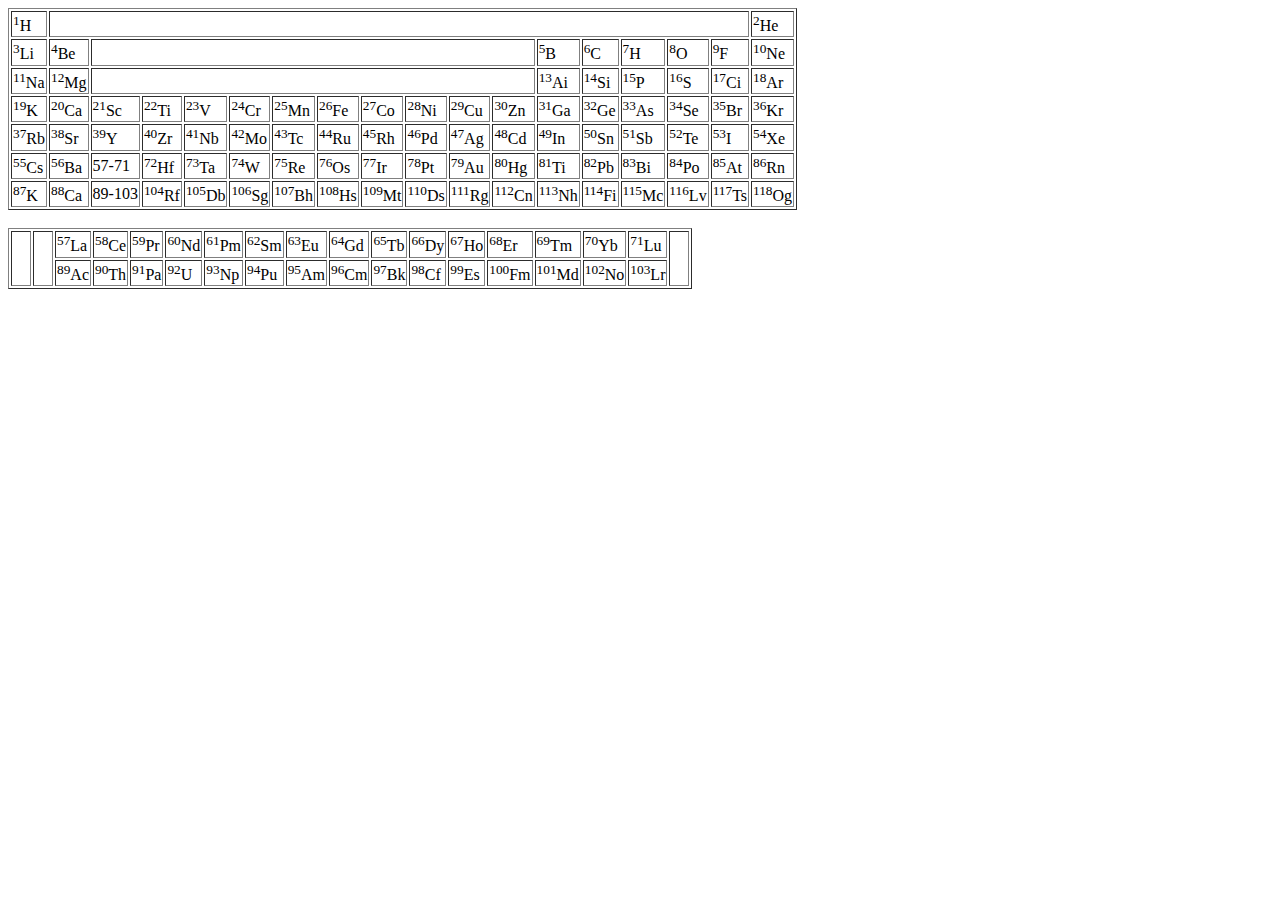
<file: HTML-CSS Assignment/ch_6/6-Chapter6.html>
<!DOCTYPE html>
<html lang="en">
<head>
    <meta charset="UTF-8">
    <meta name="viewport" content="width=device-width, initial-scale=1.0">
    <title>Chapter 6</title>
</head>
<body>
    <table border="1px">
        <tr>
            <td><sup>1</sup>H</td>
            <td colspan="16"></td>
            <td><sup>2</sup>He</td>
        </tr>
        <tr>
            <td><sup>3</sup>Li</td>
            <td><sup>4</sup>Be</td>
            <td colspan="10"></td>
            <td><sup>5</sup>B</td>
            <td><sup>6</sup>C</td>
            <td><sup>7</sup>H</td>
            <td><sup>8</sup>O</td>
            <td><sup>9</sup>F</td>
            <td><sup>10</sup>Ne</td>


        </tr>

        <tr>
            <td><sup>11</sup>Na</td>
            <td><sup>12</sup>Mg</td>
            <td colspan="10"></td>
            <td><sup>13</sup>Ai</td>
            <td><sup>14</sup>Si</td>
            <td><sup>15</sup>P</td>
            <td><sup>16</sup>S</td>
            <td><sup>17</sup>Ci</td>
            <td><sup>18</sup>Ar</td>
        </tr>

        <tr>
            <td><sup>19</sup>K</td>
            <td><sup>20</sup>Ca</td>
            <td><sup>21</sup>Sc</td>
            <td><sup>22</sup>Ti</td>
            <td><sup>23</sup>V</td>
            <td><sup>24</sup>Cr</td>
            <td><sup>25</sup>Mn</td>
            <td><sup>26</sup>Fe</td>
            <td><sup>27</sup>Co</td>
            <td><sup>28</sup>Ni</td>
            <td><sup>29</sup>Cu</td>
            <td><sup>30</sup>Zn</td>
            <td><sup>31</sup>Ga</td>
            <td><sup>32</sup>Ge</td>
            <td><sup>33</sup>As</td>
            <td><sup>34</sup>Se</td>
            <td><sup>35</sup>Br</td>
            <td><sup>36</sup>Kr</td>
        </tr>
        
        <tr>
            <td><sup>37</sup>Rb</td>
            <td><sup>38</sup>Sr</td>
            <td><sup>39</sup>Y</td>
            <td><sup>40</sup>Zr</td>
            <td><sup>41</sup>Nb</td>
            <td><sup>42</sup>Mo</td>
            <td><sup>43</sup>Tc</td>
            <td><sup>44</sup>Ru</td>
            <td><sup>45</sup>Rh</td>
            <td><sup>46</sup>Pd</td>
            <td><sup>47</sup>Ag</td>
            <td><sup>48</sup>Cd</td>
            <td><sup>49</sup>In</td>
            <td><sup>50</sup>Sn</td>
            <td><sup>51</sup>Sb</td>
            <td><sup>52</sup>Te</td>
            <td><sup>53</sup>I</td>
            <td><sup>54</sup>Xe</td>
        </tr>

        <tr>
            <td><sup>55</sup>Cs</td>
            <td><sup>56</sup>Ba</td>
            <td>57-71</td>
            <td><sup>72</sup>Hf</td>
            <td><sup>73</sup>Ta</td>
            <td><sup>74</sup>W</td>
            <td><sup>75</sup>Re</td>
            <td><sup>76</sup>Os</td>
            <td><sup>77</sup>Ir</td>
            <td><sup>78</sup>Pt</td>
            <td><sup>79</sup>Au</td>
            <td><sup>80</sup>Hg</td>
            <td><sup>81</sup>Ti</td>
            <td><sup>82</sup>Pb</td>
            <td><sup>83</sup>Bi</td>
            <td><sup>84</sup>Po</td>
            <td><sup>85</sup>At</td>
            <td><sup>86</sup>Rn</td>
        </tr>

        <tr>
            <td><sup>87</sup>K</td>
            <td><sup>88</sup>Ca</td>
            <td>89-103</td>
            <td><sup>104</sup>Rf</td>
            <td><sup>105</sup>Db</td>
            <td><sup>106</sup>Sg</td>
            <td><sup>107</sup>Bh</td>
            <td><sup>108</sup>Hs</td>
            <td><sup>109</sup>Mt</td>
            <td><sup>110</sup>Ds</td>
            <td><sup>111</sup>Rg</td>
            <td><sup>112</sup>Cn</td>
            <td><sup>113</sup>Nh</td>
            <td><sup>114</sup>Fi</td>
            <td><sup>115</sup>Mc</td>
            <td><sup>116</sup>Lv</td>
            <td><sup>117</sup>Ts</td>
            <td><sup>118</sup>Og</td>
        </tr>
        
    </table>
<br>
    <table border="1px">
        <tr>
            <td scope="row" rowspan="2">&nbsp;&nbsp;&nbsp;&nbsp;</td>
            <td scope="row" rowspan="2">&nbsp;&nbsp;&nbsp;&nbsp;</td>
        <td><sup>57</sup>La</td>
        <td><sup>58</sup>Ce</td>
        <td><sup>59</sup>Pr</td>
        <td><sup>60</sup>Nd</td>
        <td><sup>61</sup>Pm</td>
        <td><sup>62</sup>Sm</td>
        <td><sup>63</sup>Eu</td>
        <td><sup>64</sup>Gd</td>
        <td><sup>65</sup>Tb</td>
        <td><sup>66</sup>Dy</td>
        <td><sup>67</sup>Ho</td>
        <td><sup>68</sup>Er</td>
        <td><sup>69</sup>Tm</td>
        <td><sup>70</sup>Yb</td>
        <td><sup>71</sup>Lu</td>
        <td scope="row" rowspan="2">&nbsp;&nbsp;&nbsp;&nbsp;</td>
        
    </tr>
    <tr>
      
    <td><sup>89</sup>Ac</td>
    <td><sup>90</sup>Th</td>
    <td><sup>91</sup>Pa</td>
    <td><sup>92</sup>U</td>
    <td><sup>93</sup>Np</td>
    <td><sup>94</sup>Pu</td>
    <td><sup>95</sup>Am</td>
    <td><sup>96</sup>Cm</td>
    <td><sup>97</sup>Bk</td>
    <td><sup>98</sup>Cf</td>
    <td><sup>99</sup>Es</td>
    <td><sup>100</sup>Fm</td>
    <td><sup>101</sup>Md</td>
    <td><sup>102</sup>No</td>
    <td><sup>103</sup>Lr</td> 
    
</tr>
    </table>
</body>
</html>
</file>
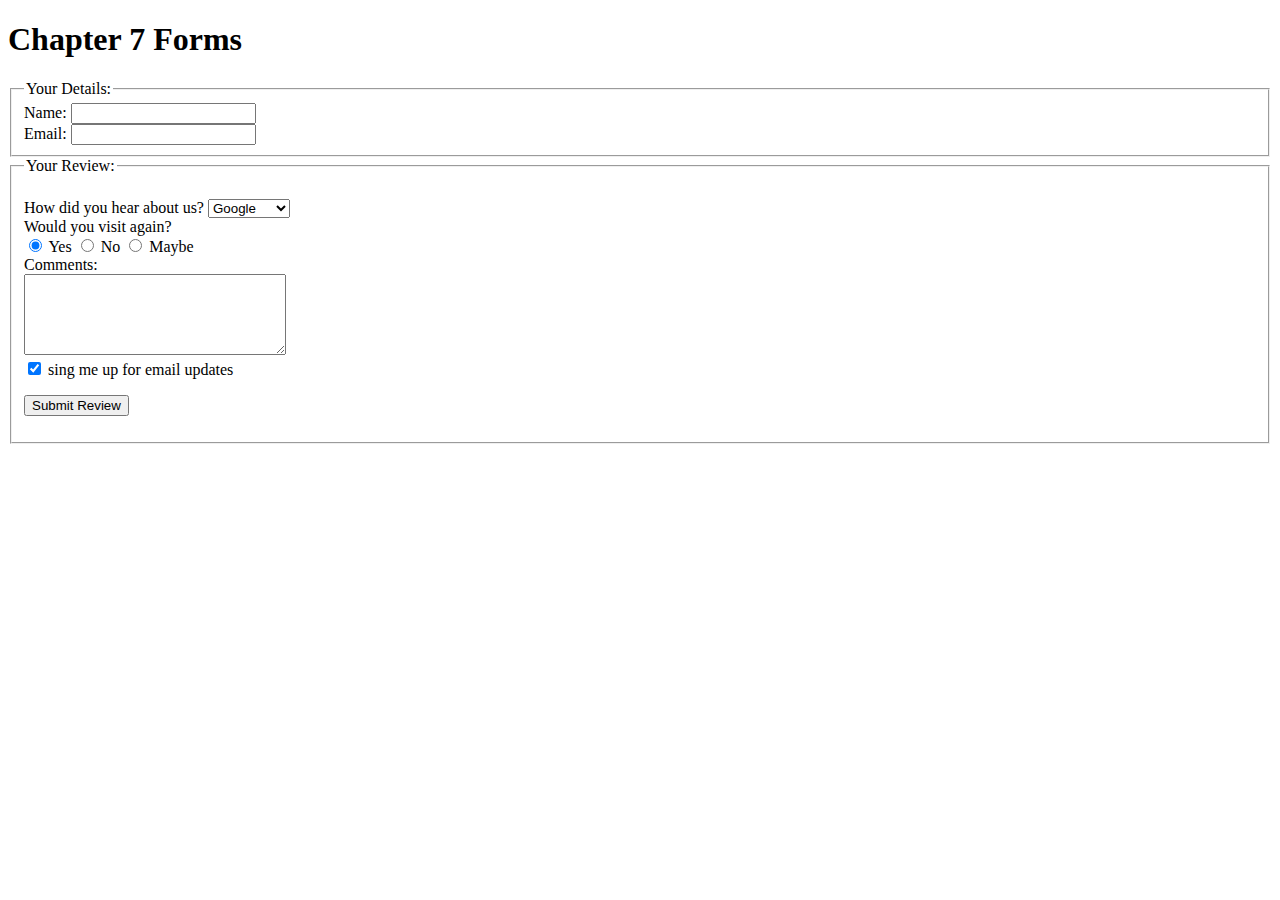
<file: HTML-CSS Assignment/ch_7/7-Chapter7.html>
<!DOCTYPE html>
<html lang="en">
<head>
    <meta charset="UTF-8">
    <meta name="viewport" content="width=device-width, initial-scale=1.0">
    <title>Chapter 7</title>
</head>
<body>
    <h1>Chapter 7 Forms</h1>
    <form action="https//:www.google.com" method="POST">
        <fieldset>
            <legend>Your Details:</legend>
            <label for="name">Name:</label>
            <input type="text" name="name">
            <br>
            <label for="name">Email:</label>
            <input type="email" name="email">
        </fieldset>
        <fieldset>
            <legend>Your Review:</legend>
            <br>
            <label for="about">How did you hear about us?</label>
            <select name="platform" id="about">
                <option value="Google">Google</option>
                <option value="Facebook">Facebook</option>
                <option value="Twitter">Twitter</option>
                <option value="Instagram">Instagram</option>
            </select>
            <br>
            <label for="">
                Would you visit again?
            </label>
            <br>
            <label>
                <input type="radio" name="feedback" value="yes" checked>
                Yes
            </label>
            
            <label>
                <input type="radio" name="feedback" value="no">
                No
            </label>
            
            <label>
                <input type="radio" name="feedback" value="maybe">
                Maybe
            </label>
            <br>
            <label for="comments">
                Comments:
            </label>
            <br>
            <textarea name="comment" cols="30" rows="5"></textarea>
            <br>
            <input type="checkbox" name="singup" checked>
            <label for="singup">sing me up for email updates</label>
            <p>
            <input type="submit" value="Submit Review">
            </p>
        </fieldset>
    </form>
</body>
</html>
</file>
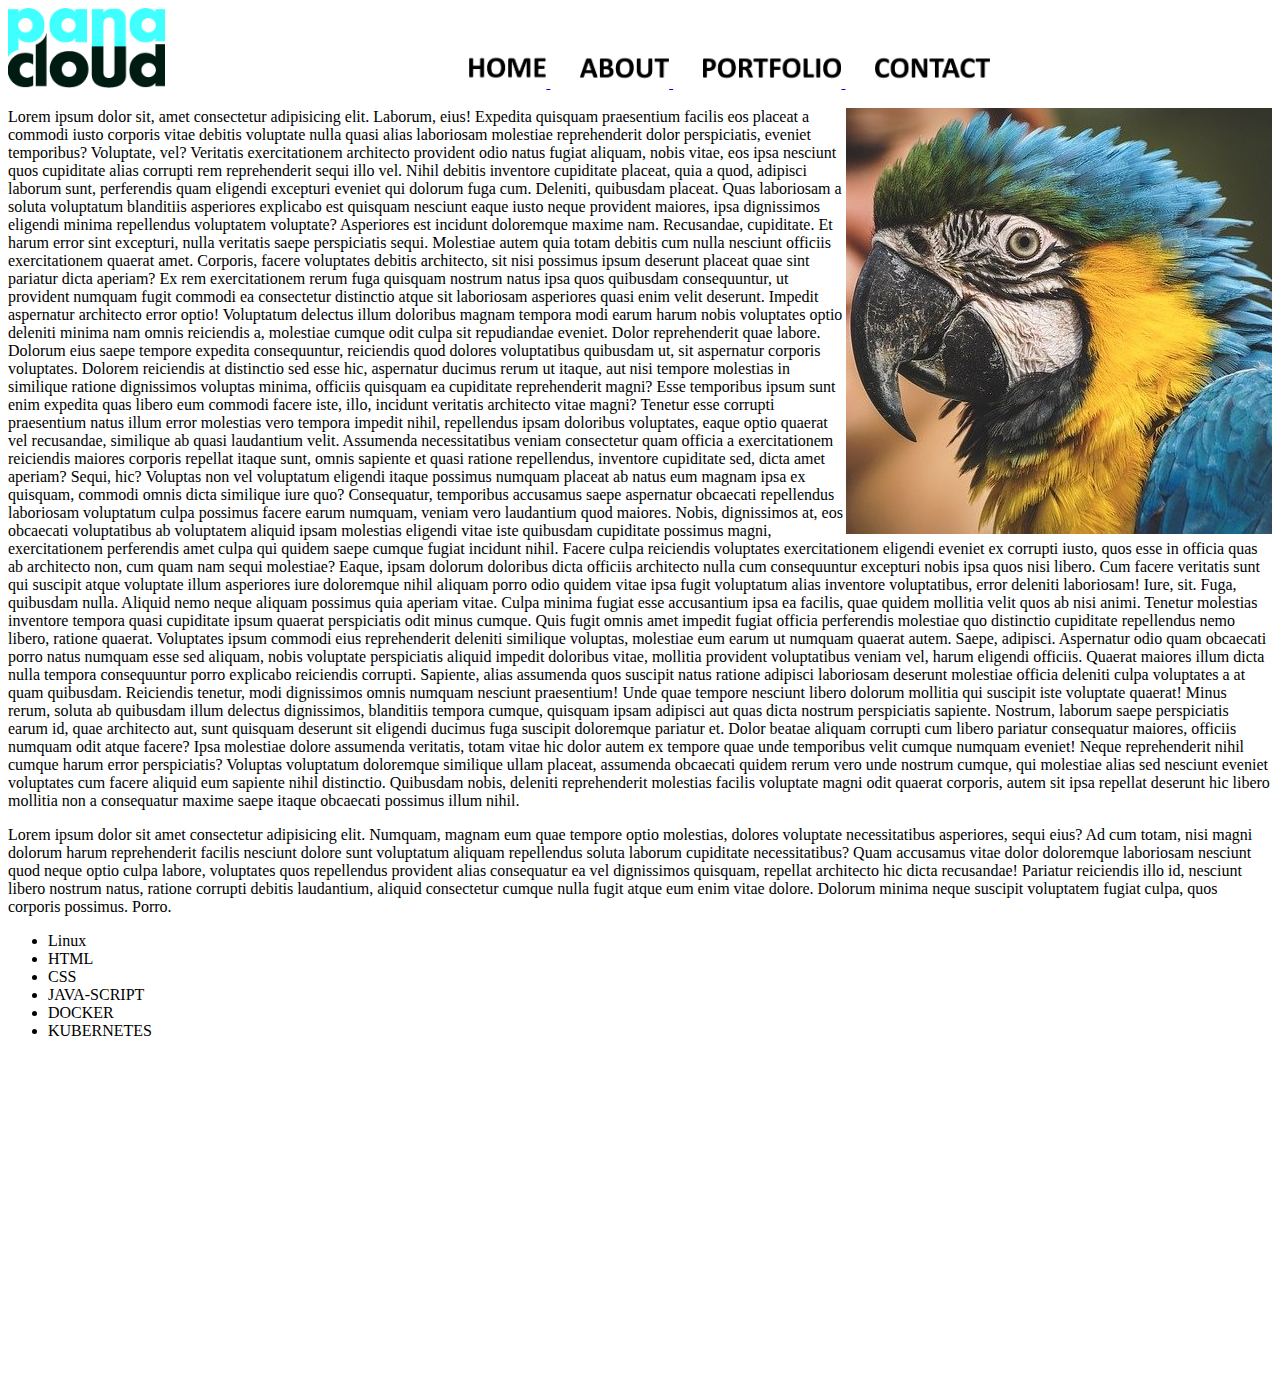
<file: HTML-CSS Assignment/ch_8_Final_Assignment_of_HTML/About.html>
<!DOCTYPE html>
<html lang="en">
<head>
    <meta charset="UTF-8">
    <meta name="viewport" content="width=device-width, initial-scale=1.0">
    <title>About</title>
</head>
<body>
    <nav>
        <span >
            <img src="../images/Logo.png" alt="Pana cloud logo" height="80px">
        </span>
       <span style="margin-left:300px;">
        <a href="Index.html">
            <img src="../images/HOME.png" alt="Home" height="40px">
        </a>
        <a href="About.html">
            
            <img src="../images/ABOUT.png" alt="" height="40px" style="margin-left:30px;">
        </a>
        <a href="Portfolio.html">
            <img src="../images/PORTFOLIO.png" alt="../images/HOME.png" height="40px" style="margin-left:30px;">
        </a>
        <a href="Contact.html">
            <img src="../images/CONTACT.png" alt="../images/HOME.png" height="40px" style="margin-left:30px;">
        </a>
       </span>
    </nav>
    <section>
        <p>
            <img src="../images/parrot.jpg" alt="" align="right">Lorem ipsum dolor sit, amet consectetur adipisicing elit. Laborum, eius! Expedita quisquam praesentium facilis eos placeat a commodi iusto corporis vitae debitis voluptate nulla quasi alias laboriosam molestiae reprehenderit dolor perspiciatis, eveniet temporibus? Voluptate, vel? Veritatis exercitationem architecto provident odio natus fugiat aliquam, nobis vitae, eos ipsa nesciunt quos cupiditate alias corrupti rem reprehenderit sequi illo vel. Nihil debitis inventore cupiditate placeat, quia a quod, adipisci laborum sunt, perferendis quam eligendi excepturi eveniet qui dolorum fuga cum. Deleniti, quibusdam placeat. Quas laboriosam a soluta voluptatum blanditiis asperiores explicabo est quisquam nesciunt eaque iusto neque provident maiores, ipsa dignissimos eligendi minima repellendus voluptatem voluptate? Asperiores est incidunt doloremque maxime nam. Recusandae, cupiditate. Et harum error sint excepturi, nulla veritatis saepe perspiciatis sequi. Molestiae autem quia totam debitis cum nulla nesciunt officiis exercitationem quaerat amet. Corporis, facere voluptates debitis architecto, sit nisi possimus ipsum deserunt placeat quae sint pariatur dicta aperiam? Ex rem exercitationem rerum fuga quisquam nostrum natus ipsa quos quibusdam consequuntur, ut provident numquam fugit commodi ea consectetur distinctio atque sit laboriosam asperiores quasi enim velit deserunt. Impedit aspernatur architecto error optio! Voluptatum delectus illum doloribus magnam tempora modi earum harum nobis voluptates optio deleniti minima nam omnis reiciendis a, molestiae cumque odit culpa sit repudiandae eveniet. Dolor reprehenderit quae labore. Dolorum eius saepe tempore expedita consequuntur, reiciendis quod dolores voluptatibus quibusdam ut, sit aspernatur corporis voluptates. Dolorem reiciendis at distinctio sed esse hic, aspernatur ducimus rerum ut itaque, aut nisi tempore molestias in similique ratione dignissimos voluptas minima, officiis quisquam ea cupiditate reprehenderit magni? Esse temporibus ipsum sunt enim expedita quas libero eum commodi facere iste, illo, incidunt veritatis architecto vitae magni? Tenetur esse corrupti praesentium natus illum error molestias vero tempora impedit nihil, repellendus ipsam doloribus voluptates, eaque optio quaerat vel recusandae, similique ab quasi laudantium velit. Assumenda necessitatibus veniam consectetur quam officia a exercitationem reiciendis maiores corporis repellat itaque sunt, omnis sapiente et quasi ratione repellendus, inventore cupiditate sed, dicta amet aperiam? Sequi, hic? Voluptas non vel voluptatum eligendi itaque possimus numquam placeat ab natus eum magnam ipsa ex quisquam, commodi omnis dicta similique iure quo? Consequatur, temporibus accusamus saepe aspernatur obcaecati repellendus laboriosam voluptatum culpa possimus facere earum numquam, veniam vero laudantium quod maiores. Nobis, dignissimos at, eos obcaecati voluptatibus ab voluptatem aliquid ipsam molestias eligendi vitae iste quibusdam cupiditate possimus magni, exercitationem perferendis amet culpa qui quidem saepe cumque fugiat incidunt nihil. Facere culpa reiciendis voluptates exercitationem eligendi eveniet ex corrupti iusto, quos esse in officia quas ab architecto non, cum quam nam sequi molestiae? Eaque, ipsam dolorum doloribus dicta officiis architecto nulla cum consequuntur excepturi nobis ipsa quos nisi libero. Cum facere veritatis sunt qui suscipit atque voluptate illum asperiores iure doloremque nihil aliquam porro odio quidem vitae ipsa fugit voluptatum alias inventore voluptatibus, error deleniti laboriosam! Iure, sit. Fuga, quibusdam nulla. Aliquid nemo neque aliquam possimus quia aperiam vitae. Culpa minima fugiat esse accusantium ipsa ea facilis, quae quidem mollitia velit quos ab nisi animi. Tenetur molestias inventore tempora quasi cupiditate ipsum quaerat perspiciatis odit minus cumque. Quis fugit omnis amet impedit fugiat officia perferendis molestiae quo distinctio cupiditate repellendus nemo libero, ratione quaerat. Voluptates ipsum commodi eius reprehenderit deleniti similique voluptas, molestiae eum earum ut numquam quaerat autem. Saepe, adipisci. Aspernatur odio quam obcaecati porro natus numquam esse sed aliquam, nobis voluptate perspiciatis aliquid impedit doloribus vitae, mollitia provident voluptatibus veniam vel, harum eligendi officiis. Quaerat maiores illum dicta nulla tempora consequuntur porro explicabo reiciendis corrupti. Sapiente, alias assumenda quos suscipit natus ratione adipisci laboriosam deserunt molestiae officia deleniti culpa voluptates a at quam quibusdam. Reiciendis tenetur, modi dignissimos omnis numquam nesciunt praesentium! Unde quae tempore nesciunt libero dolorum mollitia qui suscipit iste voluptate quaerat! Minus rerum, soluta ab quibusdam illum delectus dignissimos, blanditiis tempora cumque, quisquam ipsam adipisci aut quas dicta nostrum perspiciatis sapiente. Nostrum, laborum saepe perspiciatis earum id, quae architecto aut, sunt quisquam deserunt sit eligendi ducimus fuga suscipit doloremque pariatur et. Dolor beatae aliquam corrupti cum libero pariatur consequatur maiores, officiis numquam odit atque facere? Ipsa molestiae dolore assumenda veritatis, totam vitae hic dolor autem ex tempore quae unde temporibus velit cumque numquam eveniet! Neque reprehenderit nihil cumque harum error perspiciatis? Voluptas voluptatum doloremque similique ullam placeat, assumenda obcaecati quidem rerum vero unde nostrum cumque, qui molestiae alias sed nesciunt eveniet voluptates cum facere aliquid eum sapiente nihil distinctio. Quibusdam nobis, deleniti reprehenderit molestias facilis voluptate magni odit quaerat corporis, autem sit ipsa repellat deserunt hic libero mollitia non a consequatur maxime saepe itaque obcaecati possimus illum nihil.
        </p>
       <p>Lorem ipsum dolor sit amet consectetur adipisicing elit. Numquam, magnam eum quae tempore optio molestias, dolores voluptate necessitatibus asperiores, sequi eius? Ad cum totam, nisi magni dolorum harum reprehenderit facilis nesciunt dolore sunt voluptatum aliquam repellendus soluta laborum cupiditate necessitatibus? Quam accusamus vitae dolor doloremque laboriosam nesciunt quod neque optio culpa labore, voluptates quos repellendus provident alias consequatur ea vel dignissimos quisquam, repellat architecto hic dicta recusandae! Pariatur reiciendis illo id, nesciunt libero nostrum natus, ratione corrupti debitis laudantium, aliquid consectetur cumque nulla fugit atque eum enim vitae dolore. Dolorum minima neque suscipit voluptatem fugiat culpa, quos corporis possimus. Porro.</p>
       <ul>
           <li>Linux</li>
           <li>HTML</li>
           <li>CSS</li>
           <li>JAVA-SCRIPT</li>
           <li>DOCKER</li>
           <li>KUBERNETES</li>
       </ul>
    </section>
    <iframe width="560" height="315" src="https://www.youtube.com/embed/m4g0zd4E_bo" frameborder="0" allow="accelerometer; autoplay; clipboard-write; encrypted-media; gyroscope; picture-in-picture" allowfullscreen></iframe>
</html>
</file>
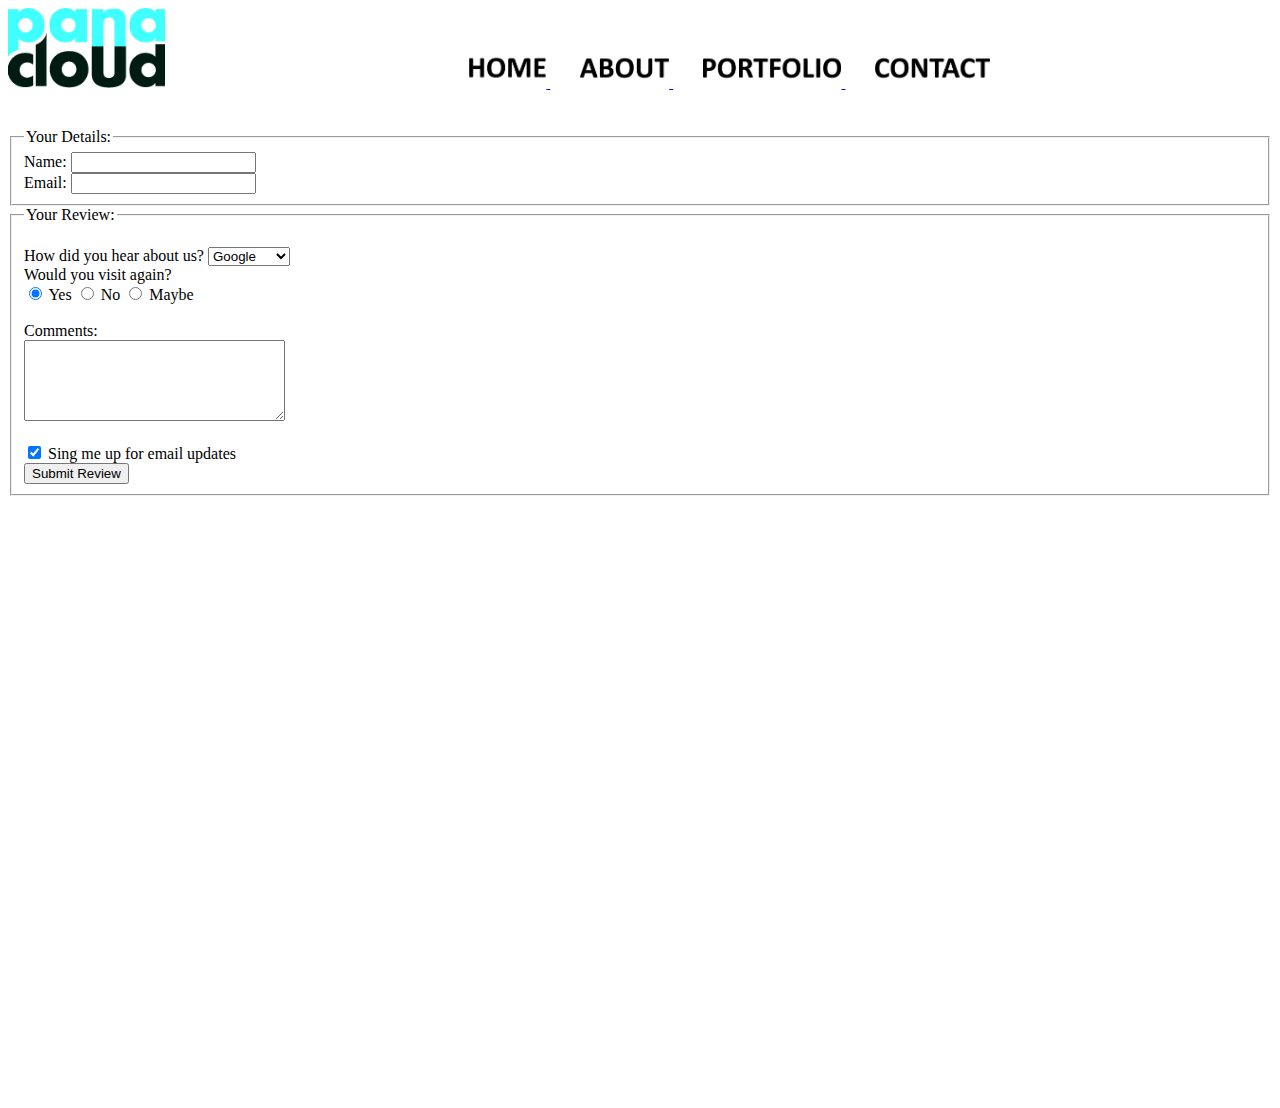
<file: HTML-CSS Assignment/ch_8_Final_Assignment_of_HTML/Contact.html>
<!DOCTYPE html>
<html lang="en">
<head>
    <meta charset="UTF-8">
    <meta name="viewport" content="width=device-width, initial-scale=1.0">
    <title>Contact</title>
</head>
<body>
    <nav>
        <span >
            <img src="../images/Logo.png" alt="Pana cloud logo" height="80px">
        </span>
       <span style="margin-left:300px;">
        <a href="Index.html">
            <img src="../images/HOME.png" alt="Home" height="40px">
        </a>
        <a href="About.html">
            
            <img src="../images/ABOUT.png" alt="" height="40px" style="margin-left:30px;">
        </a>
        <a href="Portfolio.html">
            <img src="../images/PORTFOLIO.png" alt="../images/HOME.png" height="40px" style="margin-left:30px;">
        </a>
        <a href="Contact.html">
            <img src="../images/CONTACT.png" alt="../images/HOME.png" height="40px" style="margin-left:30px;">
        </a>
       </span>
    </nav>
    <br>
    <br>
    <form action="https//:www.google.com" method="POST">
        <fieldset>
            <legend>Your Details:</legend>
            <label for="name">Name:</label>
            <input type="text" name="name">
            <br>
            <label for="name">Email:</label>
            <input type="email" name="email">
        </fieldset>
        <fieldset>
            <legend>Your Review:</legend>
            <br>
            <label for="about">How did you hear about us?</label>
            <select name="platform" id="about">
                <option value="Google">Google</option>
                <option value="Facebook">Facebook</option>
                <option value="Twitter">Twitter</option>
                <option value="Instagram">Instagram</option>
            </select>
            <br>
            <label for="">
                Would you visit again?
            </label>
            <br>
            <label>
                <input type="radio" name="feedback" value="yes" checked>
                Yes
            </label>
            
            <label>
                <input type="radio" name="feedback" value="no">
                No
            </label>
            
            <label>
                <input type="radio" name="feedback" value="maybe">
                Maybe
            </label>
            <br>
            <br>
            <label for="comments">
                Comments:
            </label>
            <br>
            <textarea name="comment" cols="30" rows="5"></textarea>
            <br>
            <br>
            <input type="checkbox" name="singup" checked>
            <label for="singup">Sing me up for email updates</label>
            <br>
            <input type="submit" value="Submit Review">
        </fieldset>
    </form>
  
    <iframe src="https://www.google.com/maps/embed?pb=!1m10!1m8!1m3!1d6615.159373573231!2d71.5677816!3d34.0033283!3m2!1i1024!2i768!4f13.1!5e0!3m2!1sen!2s!4v1610626644975!5m2!1sen!2s" width="800" height="600" frameborder="0" style="border:0;"></iframe>
</body>
</html>
</file>
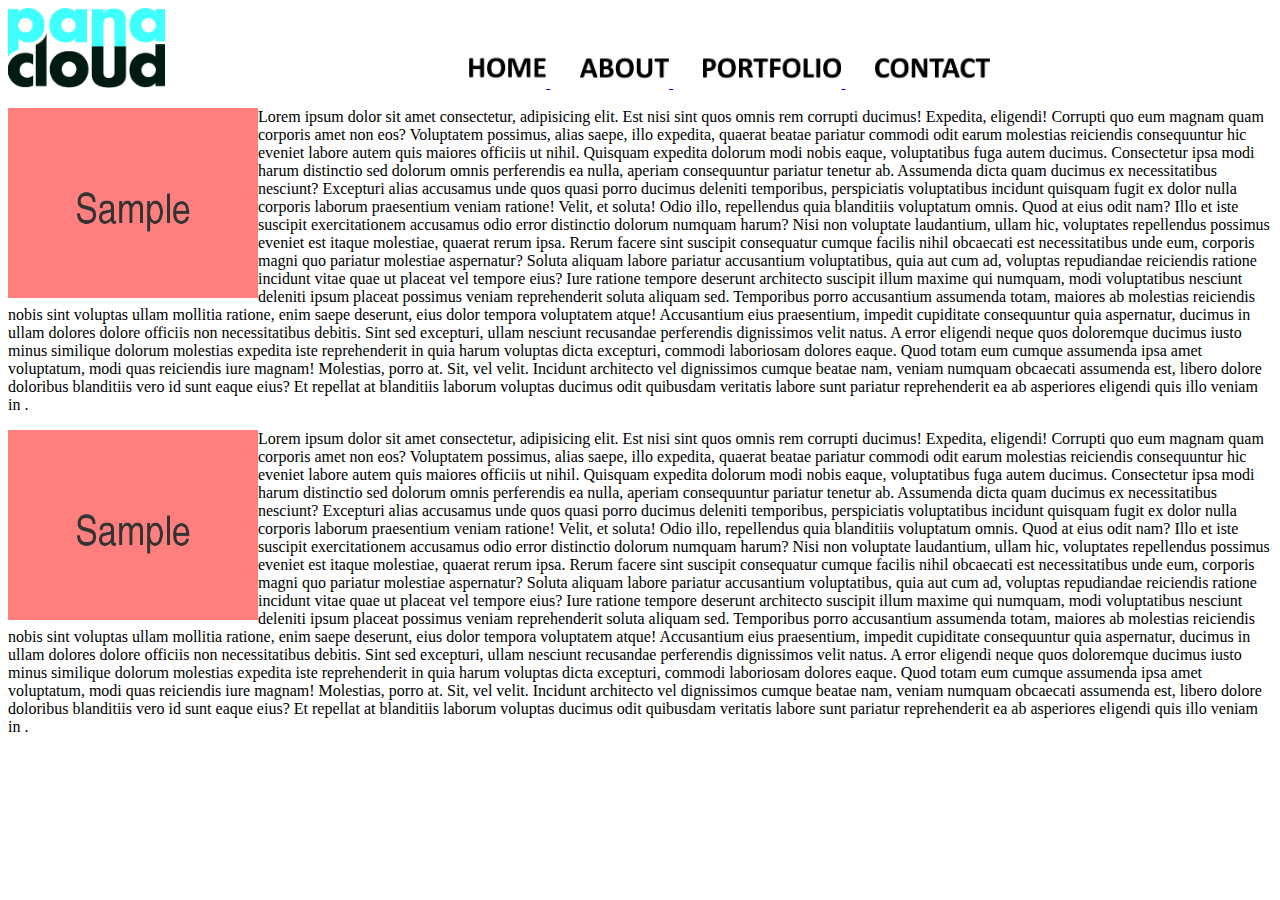
<file: HTML-CSS Assignment/ch_8_Final_Assignment_of_HTML/Portfolio.html>
<!DOCTYPE html>
<html lang="en">
<head>
    <meta charset="UTF-8">
    <meta name="viewport" content="width=device-width, initial-scale=1.0">
    <title>Portfolio</title>
</head>
<body>
    <nav>
        <span >
            <img src="../images/Logo.png" alt="Pana cloud logo" height="80px">
        </span>
       <span style="margin-left:300px;">
        <a href="Index.html">
            <img src="../images/HOME.png" alt="Home" height="40px">
        </a>
        <a href="About.html">
            
            <img src="../images/ABOUT.png" alt="" height="40px" style="margin-left:30px;">
        </a>
        <a href="Portfolio.html">
            <img src="../images/PORTFOLIO.png" alt="../images/HOME.png" height="40px" style="margin-left:30px;">
        </a>
        <a href="Contact.html">
            <img src="../images/CONTACT.png" alt="../images/HOME.png" height="40px" style="margin-left:30px;">
        </a>
       </span>
    </nav>
    <p>
        <img src="../images/sample.png" alt="" align="left" width="250px">
    </p>
    <p>Lorem ipsum dolor sit amet consectetur, adipisicing elit. Est nisi sint quos omnis rem corrupti ducimus! Expedita, eligendi! Corrupti quo eum magnam quam corporis amet non eos? Voluptatem possimus, alias saepe, illo expedita, quaerat beatae pariatur commodi odit earum molestias reiciendis consequuntur hic eveniet labore autem quis maiores officiis ut nihil. Quisquam expedita dolorum modi nobis eaque, voluptatibus fuga autem ducimus. Consectetur ipsa modi harum distinctio sed dolorum omnis perferendis ea nulla, aperiam consequuntur pariatur tenetur ab. Assumenda dicta quam ducimus ex necessitatibus nesciunt? Excepturi alias accusamus unde quos quasi porro ducimus deleniti temporibus, perspiciatis voluptatibus incidunt quisquam fugit ex dolor nulla corporis laborum praesentium veniam ratione! Velit, et soluta! Odio illo, repellendus quia blanditiis voluptatum omnis. Quod at eius odit nam? Illo et iste suscipit exercitationem accusamus odio error distinctio dolorum numquam harum? Nisi non voluptate laudantium, ullam hic, voluptates repellendus possimus eveniet est itaque molestiae, quaerat rerum ipsa. Rerum facere sint suscipit consequatur cumque facilis nihil obcaecati est necessitatibus unde eum, corporis magni quo pariatur molestiae aspernatur? Soluta aliquam labore pariatur accusantium voluptatibus, quia aut cum ad, voluptas repudiandae reiciendis ratione incidunt vitae quae ut placeat vel tempore eius? Iure ratione tempore deserunt architecto suscipit illum maxime qui numquam, modi voluptatibus nesciunt deleniti ipsum placeat possimus veniam reprehenderit soluta aliquam sed. Temporibus porro accusantium assumenda totam, maiores ab molestias reiciendis nobis sint voluptas ullam mollitia ratione, enim saepe deserunt, eius dolor tempora voluptatem atque! Accusantium eius praesentium, impedit cupiditate consequuntur quia aspernatur, ducimus in ullam dolores dolore officiis non necessitatibus debitis. Sint sed excepturi, ullam nesciunt recusandae perferendis dignissimos velit natus. A error eligendi neque quos doloremque ducimus iusto minus similique dolorum molestias expedita iste reprehenderit in quia harum voluptas dicta excepturi, commodi laboriosam dolores eaque. Quod totam eum cumque assumenda ipsa amet voluptatum, modi quas reiciendis iure magnam! Molestias, porro at. Sit, vel velit. Incidunt architecto vel dignissimos cumque beatae nam, veniam numquam obcaecati assumenda est, libero dolore doloribus blanditiis vero id sunt eaque eius? Et repellat at blanditiis laborum voluptas ducimus odit quibusdam veritatis labore sunt pariatur reprehenderit ea ab asperiores eligendi quis illo veniam in .
    </p>
    
    <p>
        <img src="../images/sample.png" alt="" align="left" width="250px">
    </p>
    <p>Lorem ipsum dolor sit amet consectetur, adipisicing elit. Est nisi sint quos omnis rem corrupti ducimus! Expedita, eligendi! Corrupti quo eum magnam quam corporis amet non eos? Voluptatem possimus, alias saepe, illo expedita, quaerat beatae pariatur commodi odit earum molestias reiciendis consequuntur hic eveniet labore autem quis maiores officiis ut nihil. Quisquam expedita dolorum modi nobis eaque, voluptatibus fuga autem ducimus. Consectetur ipsa modi harum distinctio sed dolorum omnis perferendis ea nulla, aperiam consequuntur pariatur tenetur ab. Assumenda dicta quam ducimus ex necessitatibus nesciunt? Excepturi alias accusamus unde quos quasi porro ducimus deleniti temporibus, perspiciatis voluptatibus incidunt quisquam fugit ex dolor nulla corporis laborum praesentium veniam ratione! Velit, et soluta! Odio illo, repellendus quia blanditiis voluptatum omnis. Quod at eius odit nam? Illo et iste suscipit exercitationem accusamus odio error distinctio dolorum numquam harum? Nisi non voluptate laudantium, ullam hic, voluptates repellendus possimus eveniet est itaque molestiae, quaerat rerum ipsa. Rerum facere sint suscipit consequatur cumque facilis nihil obcaecati est necessitatibus unde eum, corporis magni quo pariatur molestiae aspernatur? Soluta aliquam labore pariatur accusantium voluptatibus, quia aut cum ad, voluptas repudiandae reiciendis ratione incidunt vitae quae ut placeat vel tempore eius? Iure ratione tempore deserunt architecto suscipit illum maxime qui numquam, modi voluptatibus nesciunt deleniti ipsum placeat possimus veniam reprehenderit soluta aliquam sed. Temporibus porro accusantium assumenda totam, maiores ab molestias reiciendis nobis sint voluptas ullam mollitia ratione, enim saepe deserunt, eius dolor tempora voluptatem atque! Accusantium eius praesentium, impedit cupiditate consequuntur quia aspernatur, ducimus in ullam dolores dolore officiis non necessitatibus debitis. Sint sed excepturi, ullam nesciunt recusandae perferendis dignissimos velit natus. A error eligendi neque quos doloremque ducimus iusto minus similique dolorum molestias expedita iste reprehenderit in quia harum voluptas dicta excepturi, commodi laboriosam dolores eaque. Quod totam eum cumque assumenda ipsa amet voluptatum, modi quas reiciendis iure magnam! Molestias, porro at. Sit, vel velit. Incidunt architecto vel dignissimos cumque beatae nam, veniam numquam obcaecati assumenda est, libero dolore doloribus blanditiis vero id sunt eaque eius? Et repellat at blanditiis laborum voluptas ducimus odit quibusdam veritatis labore sunt pariatur reprehenderit ea ab asperiores eligendi quis illo veniam in .
    </p>
</body>
</html>
</file>
<file: HTML-CSS Assignment/ch_10/main.css>
body{
    font-family: 'Segoe UI', Tahoma, Geneva, Verdana, sans-serif;
    font-weight: 500;
}
table, td, th{
    border-collapse: collapse;
    border: 1px solid green;
}
table td{
    padding: 5px;
}
.yellow{
    background-color: yellow;
}
.orange{
    background-color: orangered;
}

.blue{
    background-color: skyblue;
}
.purple{
    background-color: purple;
}
.pink{
    background-color: pink;
}
.brown{
    background-color: #AD552A;
}
.green{
    background-color: greenyellow;
}
.seagreen{
    background-color: lightseagreen;
}
.lightblue{
    background-color: #639FE0
}
.green1{
    background-color: #1C9312;
}
.gray{
    background-color: whitesmoke;
}
</file>
<file: HTML-CSS Assignment/ch_11_12/main.css>
body{
    font-family: 'Segoe UI', Tahoma, Geneva, Verdana, sans-serif;
    line-height: 1.5em;
    max-width: 1024px;
    margin: auto auto;
}
#sub-heading{
    text-transform: uppercase;
    font-family: 'Times New Roman', Times, serif;
    text-shadow: 2px 2px 5px gray;
}
.address{
    text-align: center;
}
ul a {
    text-decoration: none;
    color:black;
}
#details>h1::first-letter{
font-size: 2em;
}
</file>
<file: HTML-CSS Assignment/ch_13/main.css>
body{
    font-family:'Segoe UI', Tahoma, Geneva, Verdana, sans-serif;
    max-width: 1024px;
    margin: auto;
}
.main{
    background-color: red;
    margin: auto ;
    margin-top: 20%;
}
.inner{
    display: inline;
    float: left;
    width: 300px;
    overflow: hidden;
    margin: 0px 10px 0px 10px;
    border-radius: 0.5em;
    box-shadow: 0px 0px 10px rgb(195, 195, 195);
    line-height: 20px;
}
p, h3{
    padding: 5px 20px 5px 20px;
}
.button {
    border-radius: 5px;
    background-color: #2acfd4;
    border: none;
    color: white;
    padding: 15px 32px;
    text-align: center;
    text-decoration: none;
    display: inline-block;
    font-size: 16px;
    margin: 20px 20px;
    cursor: pointer;
    box-shadow: 1px 1px 10px rgb(195, 195, 195);
  }
  .main{

  }
</file>
